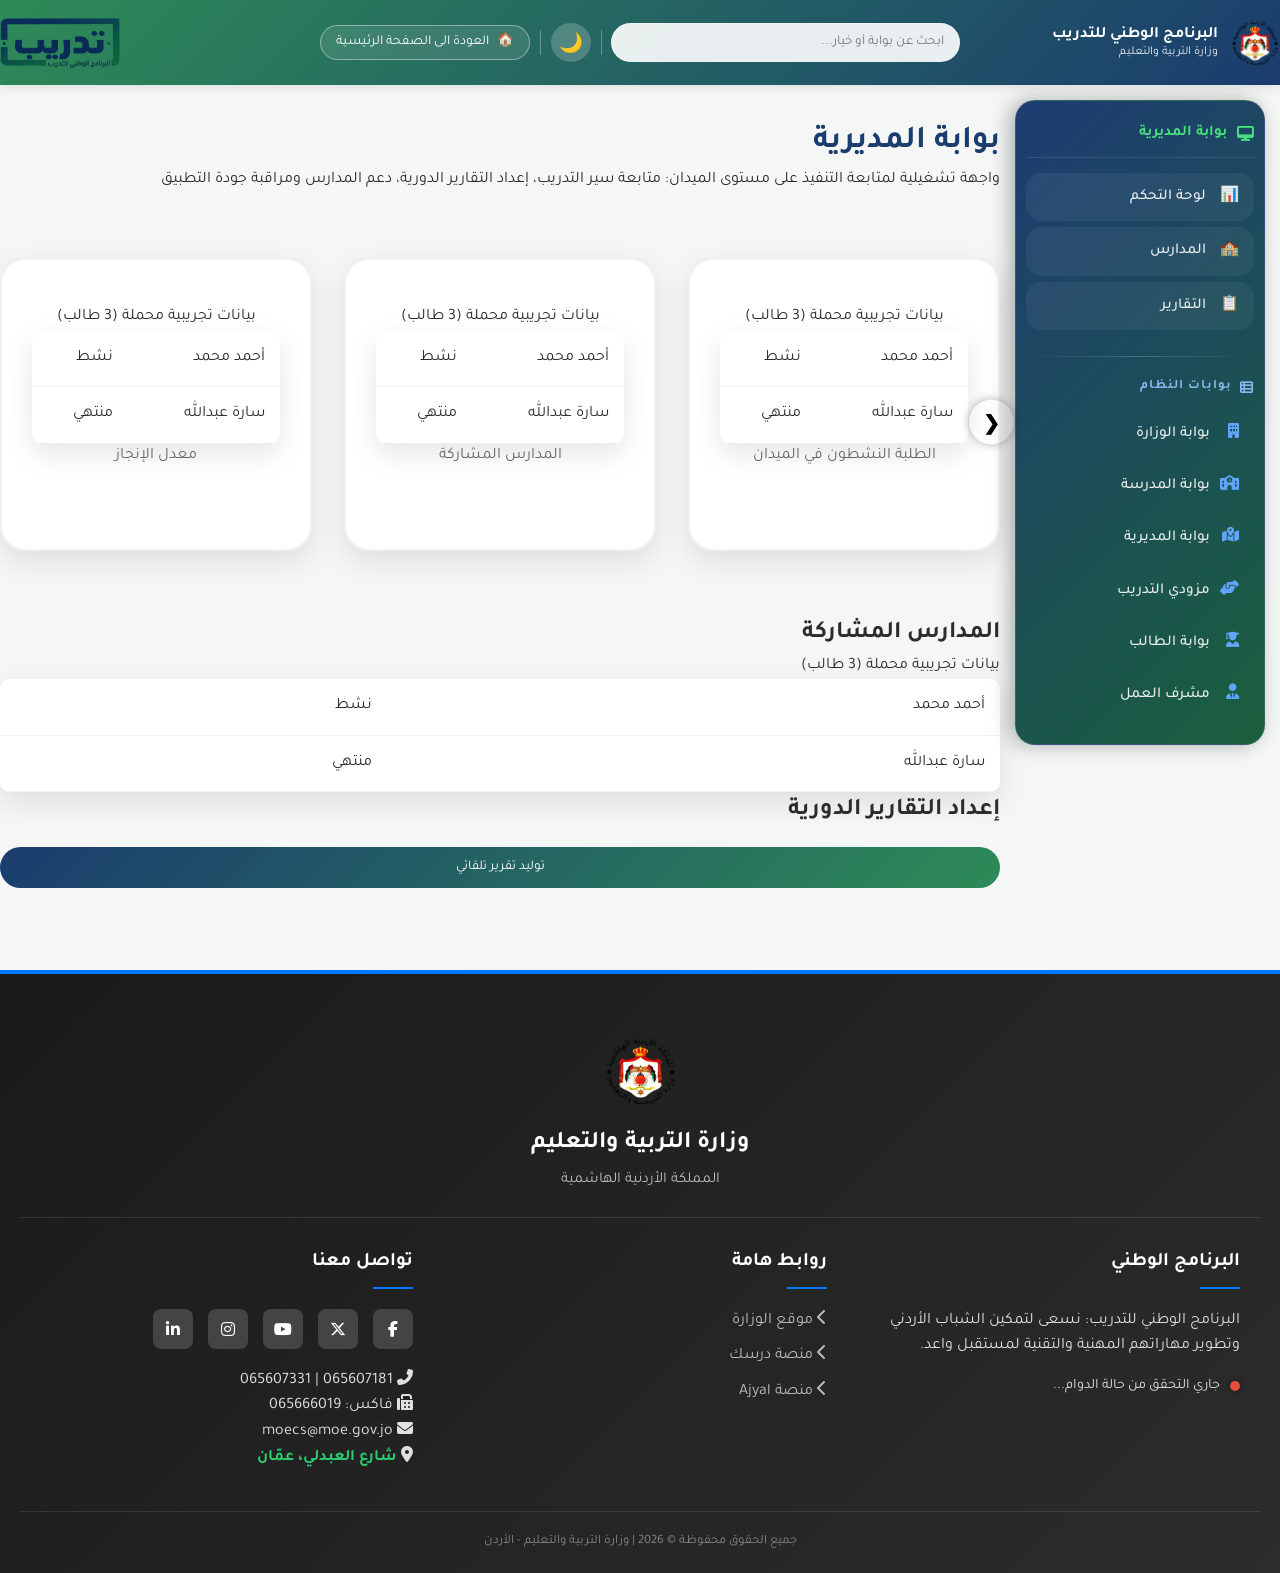
<file: directorate.html>
<!DOCTYPE html>
<html lang="ar" dir="rtl">
<head>
  <meta charset="UTF-8">
  <meta name="viewport" content="width=device-width, initial-scale=1.0">
  <title>بوابة المديرية - البرنامج الوطني للتدريب</title>
  <link rel="icon" type="image/png" sizes="32x32" href="website icon.png">
<link rel="icon" type="image/png" sizes="16x16" href="website icon.png">
<link rel="apple-touch-icon" href="website icon.png">
  <link rel="stylesheet" href="style.css">
  <script src="script.js"></script>
</head>
<body class="portal-page">
  <header>
    <nav class="container" style="display: flex; justify-content: space-between; align-items: center; padding: 10px 0px;">
    
    <div class="logo-section" style="display: flex; align-items: center; gap: 12px; flex: 1; min-width: fit-content;">
      <img src="logo.png" alt="شعار وزارة التربية والتعليم" class="main-logo" style="height: 50px; width: auto;">
      <div class="logo-text-group" style="display: flex; flex-direction: column; line-height: 1.2;">
        <span style="font-size: 1rem; font-weight: 700; white-space: nowrap;">البرنامج الوطني للتدريب</span>
        <span style="font-size: 0.75rem; opacity: 0.9; white-space: nowrap;">وزارة التربية والتعليم</span>
      </div>
    </div>

    <div class="top-controls" style="flex: 2; display: flex; justify-content: center; align-items: center; gap: 0px; padding: 0 0px;">
      <div class="search-wrapper" style="width: 100%; max-width: 350px; position: relative;">
        <input type="text" id="mainSearch" placeholder="ابحث عن بوابة أو خيار..." autocomplete="off" 
               style="width: 100%; padding: 10px 15px; border-radius: 25px; border: 1px solid rgba(255,255,255,0.2); outline: none; background: rgba(255,255,255,0.9); color: #333;">
        <div id="searchSuggestions" class="suggestions-box"></div>
      </div>
      <div style="width: 1px; height: 25px; background: rgba(255, 255, 255, 0.3); margin: 0 10px;"></div>
      <button id="themeToggle" class="theme-btn" style="background: rgba(255,255,255,0.2); border: none; padding: 8px; border-radius: 50%; cursor: pointer; font-size: 1.2rem;">🌙</button>
      <div style="width: 1px; height: 25px; background: rgba(255, 255, 255, 0.3); margin: 0 10px;"></div>

<a href="index.html" class="home-btn-glow" style="
    color: white; 
    text-decoration: none; 
    font-size: 0.85rem; 
    background: rgba(255, 255, 255, 0.1); 
    padding: 6px 15px; 
    border-radius: 20px; 
    border: 1px solid rgba(255, 255, 255, 0.4); 
    transition: all 0.3s ease; 
    display: flex; 
    align-items: center; 
    gap: 8px; 
    white-space: nowrap;
    box-shadow: 0 0 0px rgba(255, 255, 255, 0);
" onmouseover="this.style.background='rgba(255,255,255,0.2)'; this.style.boxShadow='0 0 15px rgba(255,255,255,0.6)'; this.style.borderColor='white';" 
  onmouseout="this.style.background='rgba(255,255,255,0.1)'; this.style.boxShadow='0 0 0px rgba(255,255,255,0)'; this.style.borderColor='rgba(255,255,255,0.4)';">
  <span>🏠</span> العودة الى الصفحة الرئيسية
</a>
    </div>

    <div class="left-logo-section" style="flex: 1; display: flex; justify-content: flex-end; min-width: fit-content;">
      <img src="logo2.png" alt="شعار البرنامج" style="height: 50px; width: auto;">
    </div>

  </nav>
  </header>
      <div class="sidebar" style="background: linear-gradient(135deg, #1e3c72 0%, #1a5f3d 100%); padding: 25px 20px; border-radius: 15px 0 0 15px; box-shadow: -5px 0 20px rgba(0,0,0,0.3); width: 280px; font-family: 'Tajawal', sans-serif; color: white; border-left: 1px solid rgba(255,255,255,0.1);">
    <h3 style="color: #4ade80; font-size: 15px; margin: 0 0 15px 0; display: flex; align-items: center; gap: 10px; padding-bottom: 12px; border-bottom: 1px solid rgba(255,255,255,0.1);">
        <i class="fas fa-desktop"></i> بوابة المديرية
    </h3>
    
    <ul style="list-style:none; padding:0; margin:0 0 25px 0;">
        <li><a href="#dashboard" class="side-link-dark" style="color:#e0e7ff; text-decoration:none; display:flex; align-items:center; padding:12px; border-radius:10px; transition:0.3s; margin-bottom:6px; background: rgba(255,255,255,0.05);">
            <span style="margin-left: 10px;">📊</span> لوحة التحكم
        </a></li>
        <li><a href="#schools" class="side-link-dark" style="color:#e0e7ff; text-decoration:none; display:flex; align-items:center; padding:12px; border-radius:10px; transition:0.3s; margin-bottom:6px; background: rgba(255,255,255,0.05);">
            <span style="margin-left: 10px;">🏫</span> المدارس
        </a></li>
        <li><a href="#reports" class="side-link-dark" style="color:#e0e7ff; text-decoration:none; display:flex; align-items:center; padding:12px; border-radius:10px; transition:0.3s; margin-bottom:6px; background: rgba(255,255,255,0.05);">
            <span style="margin-left: 10px;">📋</span> التقارير
        </a></li>
    </ul>

    <div style="height: 1px; background: linear-gradient(to left, transparent, rgba(255,255,255,0.2), transparent); margin: 20px 0;"></div>

    <h3 style="color: #93c5fd; font-size: 13px; text-transform: uppercase; letter-spacing: 1px; margin: 0 0 12px 0; display: flex; align-items: center; gap: 8px; opacity: 0.9;">
        <i class="fas fa-th-list"></i> بوابات النظام
    </h3>

    <ul style="list-style:none; padding:0;">
        <li><a href="ministry.html" class="nav-item-dark" style="color:#cbd5e1; text-decoration:none; display:flex; align-items:center; padding:10px 12px; border-radius:8px; transition:0.2s; font-size: 0.95em; margin-bottom: 4px;">
            <i class="fas fa-building" style="width: 25px; color: #60a5fa;"></i> بوابة الوزارة
        </a></li>
        <li><a href="school.html" class="nav-item-dark" style="color:#cbd5e1; text-decoration:none; display:flex; align-items:center; padding:10px 12px; border-radius:8px; transition:0.2s; font-size: 0.95em; margin-bottom: 4px;">
            <i class="fas fa-school" style="width: 25px; color: #60a5fa;"></i> بوابة المدرسة
        </a></li>
        <li><a href="directorate.html" class="nav-item-dark" style="color:#cbd5e1; text-decoration:none; display:flex; align-items:center; padding:10px 12px; border-radius:8px; transition:0.2s; font-size: 0.95em; margin-bottom: 4px;">
            <i class="fas fa-map-marked-alt" style="width: 25px; color: #60a5fa;"></i> بوابة المديرية
        </a></li>
        <li><a href="provider.html" class="nav-item-dark" style="color:#cbd5e1; text-decoration:none; display:flex; align-items:center; padding:10px 12px; border-radius:8px; transition:0.2s; font-size: 0.95em; margin-bottom: 4px;">
            <i class="fas fa-hands-helping" style="width: 25px; color: #60a5fa;"></i> مزودي التدريب
        </a></li>
        <li><a href="student.html" class="nav-item-dark" style="color:#cbd5e1; text-decoration:none; display:flex; align-items:center; padding:10px 12px; border-radius:8px; transition:0.2s; font-size: 0.95em; margin-bottom: 4px;">
            <i class="fas fa-user-graduate" style="width: 25px; color: #60a5fa;"></i> بوابة الطالب
        </a></li>
        <li><a href="supervisor.html" class="nav-item-dark" style="color:#cbd5e1; text-decoration:none; display:flex; align-items:center; padding:10px 12px; border-radius:8px; transition:0.2s; font-size: 0.95em; margin-bottom: 4px;">
            <i class="fas fa-user-tie" style="width: 25px; color: #60a5fa;"></i> مشرف العمل
        </a></li>
    </ul>
    
</div>

<style>
    /* تأثيرات التفاعل مع الخلفية الغامقة */
    .side-link-dark:hover {
        background: rgba(255, 255, 255, 0.15) !important;
        color: #fff !important;
        transform: translateX(-5px);
        box-shadow: 5px 0 15px rgba(0,0,0,0.1);
    }
    .nav-item-dark:hover {
        background: rgba(255, 255, 255, 0.08) !important;
        color: #fff !important;
        padding-right: 18px !important;
    }
</style>

  <div style="margin-right:250px; padding:2rem 0;">
    <h1 style="color:#1A3C6E;">بوابة المديرية</h1>
    <p>واجهة تشغيلية لمتابعة التنفيذ على مستوى الميدان: متابعة سير التدريب، إعداد التقارير الدورية، دعم المدارس ومراقبة جودة التطبيق</p>

    <section id="dashboard">
      <div class="cards-grid">
        <div class="card">
          <div class="number loading-container" id="field-active">0</div>
          <p>الطلبة النشطون في الميدان</p>
        </div>
        <div class="card">
          <div class="number loading-container" id="field-schools">0</div>
          <p>المدارس المشاركة</p>
        </div>
        <div class="card">
          <div class="number loading-container" id="completion-rate">0%</div>
          <p>معدل الإنجاز</p>
        </div>
      </div>
    </section>

    <section id="schools">
      <h2>المدارس المشاركة</h2>
      <div class="loading-container">جاري تحميل البيانات...</div>
      <table class="table" id="schools-table" style="display:none;">
        <thead>
          <tr>
            <th>اسم المدرسة</th>
            <th>عدد الطلبة</th>
            <th>الحالة</th>
            <th>دعم</th>
          </tr>
        </thead>
        <tbody></tbody>
      </table>
    </section>

    <section id="reports">
      <h2>إعداد التقارير الدورية</h2>
      <button class="btn" onclick="generateReport()">توليد تقرير تلقائي</button>
      <div id="report-output" style="margin-top:2rem; background:white; padding:2rem; border-radius:10px; display:none;"></div>
    </section>
  </div>
</body>
</html>

<link rel="stylesheet" href="https://cdnjs.cloudflare.com/ajax/libs/font-awesome/6.4.2/css/all.min.css">

<footer class="main-footer">
    <div class="footer-top-logo" style="text-align: center; padding-bottom: 25px; border-bottom: 1px solid rgba(255,255,255,0.1); margin-bottom: 30px;">
        <img src="logo.png" alt="شعار الوزارة" style="height: 75px; margin-bottom: 5px;">
        <h2 style="color: white; margin: 0; font-size: 1.5rem;">وزارة التربية والتعليم</h2>
        <p style="color: #bbb; margin-top: 4px; font-size: 0.95rem;">المملكة الأردنية الهاشمية</p>
    </div>

    <div class="footer-container">
        <div class="footer-col about">
            <h3>البرنامج الوطني</h3>
            <p>البرنامج الوطني للتدريب: نسعى لتمكين الشباب الأردني وتطوير مهاراتهم المهنية والتقنية لمستقبل واعد.</p>
            <div class="footer-status">
                <span class="status-dot" id="status-dot"></span>
                <span id="office-status">جاري التحقق من حالة الدوام...</span>
            </div>
        </div>

        <div class="footer-col links">
            <h3>روابط هامة</h3>
            <ul class="quick-links">
                <li><a href="https://moe.gov.jo/ar" target="_blank"><i class="fas fa-chevron-left"></i> موقع الوزارة</a></li>
                <li><a href="https://darsak.gov.jo/" target="_blank"><i class="fas fa-chevron-left"></i> منصة درسك</a></li>
                <li><a href="https://ajyal.moe.gov.jo/emis/login.aspx" target="_blank"><i class="fas fa-chevron-left"></i> منصة Ajyal</a></li>
            </ul>
        </div>

        <div class="footer-col social">
            <h3>تواصل معنا</h3>
            <div class="social-links-container">
    <a href="https://www.facebook.com/edugovjo" target="_blank" class="social-btn facebook"><i class="fab fa-facebook-f"></i></a>
    <a href="https://x.com/edugovjo" target="_blank" class="social-btn twitter"><i class="fab fa-x-twitter"></i></a>
    <a href="https://www.youtube.com/channel/UCQGV9X6gOs4oBS59YB5OhHg" target="_blank" class="social-btn youtube"><i class="fab fa-youtube"></i></a>
    <a href="https://www.instagram.com/edugovjo/" target="_blank" class="social-btn instagram"><i class="fab fa-instagram"></i></a>
    <a href="https://jo.linkedin.com/company/edugovjo" target="_blank" class="social-btn linkedin"><i class="fab fa-linkedin-in"></i></a>
</div>
            <div class="contact-details">
                <p><i class="fas fa-phone-alt"></i> 065607181 | 065607331</p>
                <p><i class="fas fa-fax"></i> فاكس: 065666019</p>
                <p><i class="fas fa-envelope"></i> moecs@moe.gov.jo</p>
                <p>
    <i class="fas fa-map-marker-alt"></i> 
    <a href="https://maps.app.goo.gl/CuguANu5CD4JEB1B9" 
       target="_blank" 
       style="color: #2ecc71; text-decoration: none; font-weight: bold; transition: 0.3s;"
       onmouseover="this.style.color='#fff'; this.style.textDecoration='underline';" 
       onmouseout="this.style.color='#2ecc71'; this.style.textDecoration='none';">
       شارع العبدلي، عمّان
    </a>
</p>
            </div>
        </div>
    </div>

    <div class="footer-bottom" style="margin-top: 40px; border-top: 1px solid rgba(255,255,255,0.1); padding-top: 20px;">
        <p>جميع الحقوق محفوظة © 2026 | وزارة التربية والتعليم - الأردن</p>
    </div>
</footer>

<script>
    function updateWorkStatus() {
        const now = new Date();
        const day = now.getDay(); 
        const hour = now.getHours();
        const statusText = document.getElementById('office-status');
        const dot = document.getElementById('status-dot');
        
        if(day >= 0 && day <= 4 && hour >= 8 && hour < 15) {
            statusText.innerText = "الوزارة مفتوحة الآن (ساعات الدوام الرسمي)";
            dot.style.backgroundColor = "#2ecc71";
            dot.style.boxShadow = "0 0 10px #2ecc71";
        } else {
            statusText.innerText = "الوزارة مغلقة حالياً";
            dot.style.backgroundColor = "#e74c3c";
            dot.style.boxShadow = "0 0 10px #e74c3c";
        }
    }
</file>
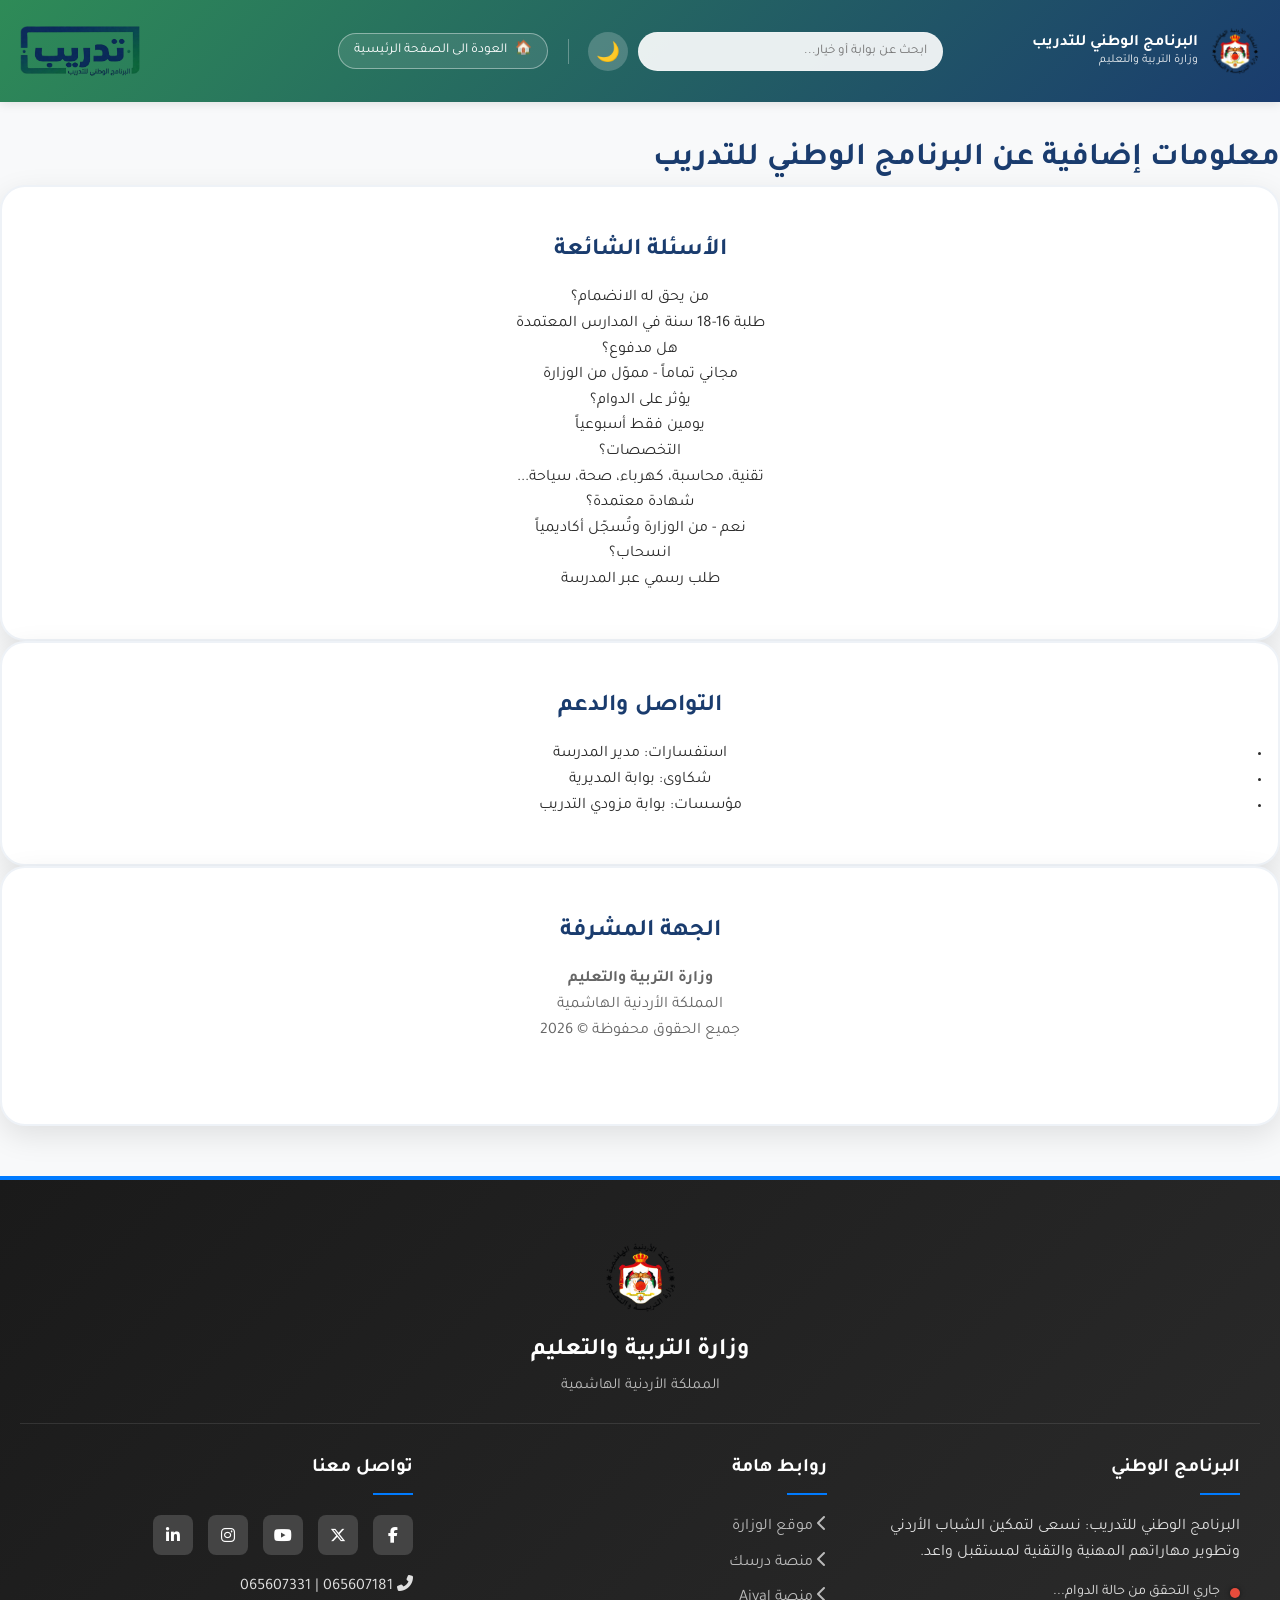
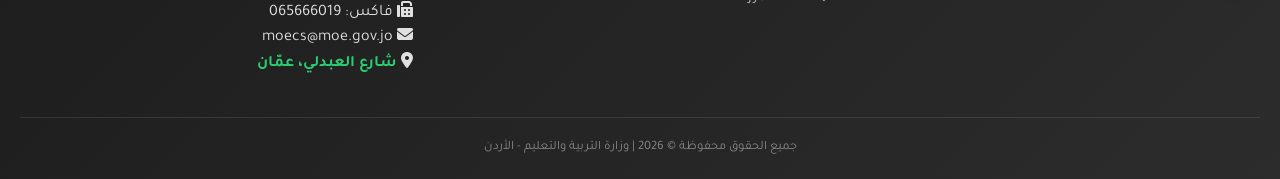
<file: extra-info.html>
<!DOCTYPE html>
<html lang="ar" dir="rtl">
<head>
  <meta charset="UTF-8">
  <meta name="viewport" content="width=device-width, initial-scale=1.0">
  <title>معلومات إضافية - البرنامج الوطني للتدريب</title>
  <link rel="icon" type="image/png" sizes="32x32" href="website icon.png">
<link rel="icon" type="image/png" sizes="16x16" href="website icon.png">
<link rel="apple-touch-icon" href="website icon.png">
  <link rel="stylesheet" href="style.css">
</head>
<body>
  <header>
    <nav class="container" style="display: flex; justify-content: space-between; align-items: center; padding: 10px 20px;">
    
    <div class="logo-section" style="display: flex; align-items: center; gap: 12px; flex: 1; min-width: fit-content;">
      <img src="logo.png" alt="شعار وزارة التربية والتعليم" class="main-logo" style="height: 50px; width: auto;">
      <div class="logo-text-group" style="display: flex; flex-direction: column; line-height: 1.2;">
        <span style="font-size: 1rem; font-weight: 700; white-space: nowrap;">البرنامج الوطني للتدريب</span>
        <span style="font-size: 0.75rem; opacity: 0.9; white-space: nowrap;">وزارة التربية والتعليم</span>
      </div>
    </div>

    <div class="top-controls" style="flex: 2; display: flex; justify-content: center; align-items: center; gap: 10px; padding: 0 15px;">
      <div class="search-wrapper" style="width: 100%; max-width: 350px; position: relative;">
        <input type="text" id="mainSearch" placeholder="ابحث عن بوابة أو خيار..." autocomplete="off" 
               style="width: 100%; padding: 10px 15px; border-radius: 25px; border: 1px solid rgba(255,255,255,0.2); outline: none; background: rgba(255,255,255,0.9); color: #333;">
        <div id="searchSuggestions" class="suggestions-box"></div>
      </div>
      <button id="themeToggle" class="theme-btn" style="background: rgba(255,255,255,0.2); border: none; padding: 8px; border-radius: 50%; cursor: pointer; font-size: 1.2rem;">🌙</button>
      <div style="width: 1px; height: 25px; background: rgba(255, 255, 255, 0.3); margin: 0 10px;"></div>

<a href="index.html" class="home-btn-glow" style="
    color: white; 
    text-decoration: none; 
    font-size: 0.85rem; 
    background: rgba(255, 255, 255, 0.1); 
    padding: 6px 15px; 
    border-radius: 20px; 
    border: 1px solid rgba(255, 255, 255, 0.4); 
    transition: all 0.3s ease; 
    display: flex; 
    align-items: center; 
    gap: 8px; 
    white-space: nowrap;
    box-shadow: 0 0 0px rgba(255, 255, 255, 0);
" onmouseover="this.style.background='rgba(255,255,255,0.2)'; this.style.boxShadow='0 0 15px rgba(255,255,255,0.6)'; this.style.borderColor='white';" 
  onmouseout="this.style.background='rgba(255,255,255,0.1)'; this.style.boxShadow='0 0 0px rgba(255,255,255,0)'; this.style.borderColor='rgba(255,255,255,0.4)';">
  <span>🏠</span> العودة الى الصفحة الرئيسية
</a>
    </div>

    <div class="left-logo-section" style="flex: 1; display: flex; justify-content: flex-end; min-width: fit-content;">
      <img src="logo2.png" alt="شعار البرنامج" style="height: 50px; width: auto;">
    </div>

  </nav>
  </header>

  <main class="container" style="width: 95% !important; max-width: 900px !important; margin: 2rem auto !important; display: block !important; overflow: visible !important; min-height: fit-content !important;">
    
  </main>
    <h1 style="color:#1A3C6E;">معلومات إضافية عن البرنامج الوطني للتدريب</h1>

    <section class="card">
      <h2>الأسئلة الشائعة</h2>
      <dl>
        <dt>من يحق له الانضمام؟</dt>
        <dd>طلبة 16-18 سنة في المدارس المعتمدة</dd>
        
        <dt>هل مدفوع؟</dt>
        <dd>مجاني تماماً - مموّل من الوزارة</dd>
        
        <dt>يؤثر على الدوام؟</dt>
        <dd>يومين فقط أسبوعياً</dd>
        
        <dt>التخصصات؟</dt>
        <dd>تقنية، محاسبة، كهرباء، صحة، سياحة...</dd>
        
        <dt>شهادة معتمدة؟</dt>
        <dd>نعم - من الوزارة وتُسجّل أكاديمياً</dd>
        
        <dt>انسحاب؟</dt>
        <dd>طلب رسمي عبر المدرسة</dd>
      </dl>
    </section>

    <section class="card">
      <h2>التواصل والدعم</h2>
      <ul>
        <li>استفسارات: مدير المدرسة</li>
        <li>شكاوى: بوابة المديرية</li>
        <li>مؤسسات: بوابة مزودي التدريب</li>
      </ul>
    </section>

    <section class="card">
      <h2>الجهة المشرفة</h2>
      <p><strong>وزارة التربية والتعليم</strong><br>
      المملكة الأردنية الهاشمية<br>
      جميع الحقوق محفوظة © 2026</p>
    </section>

    <div style="text-align:center;">
    </div>
 </div>
<script src="script.js"></script>
</body>
</html>

<link rel="stylesheet" href="https://cdnjs.cloudflare.com/ajax/libs/font-awesome/6.4.2/css/all.min.css">

<footer class="main-footer">
    <div class="footer-top-logo" style="text-align: center; padding-bottom: 25px; border-bottom: 1px solid rgba(255,255,255,0.1); margin-bottom: 30px;">
        <img src="logo.png" alt="شعار الوزارة" style="height: 75px; margin-bottom: 5px;">
        <h2 style="color: white; margin: 0; font-size: 1.5rem;">وزارة التربية والتعليم</h2>
        <p style="color: #bbb; margin-top: 4px; font-size: 0.95rem;">المملكة الأردنية الهاشمية</p>
    </div>

    <div class="footer-container">
        <div class="footer-col about">
            <h3>البرنامج الوطني</h3>
            <p>البرنامج الوطني للتدريب: نسعى لتمكين الشباب الأردني وتطوير مهاراتهم المهنية والتقنية لمستقبل واعد.</p>
            <div class="footer-status">
                <span class="status-dot" id="status-dot"></span>
                <span id="office-status">جاري التحقق من حالة الدوام...</span>
            </div>
        </div>

        <div class="footer-col links">
            <h3>روابط هامة</h3>
            <ul class="quick-links">
                <li><a href="https://moe.gov.jo/ar" target="_blank"><i class="fas fa-chevron-left"></i> موقع الوزارة</a></li>
                <li><a href="https://darsak.gov.jo/" target="_blank"><i class="fas fa-chevron-left"></i> منصة درسك</a></li>
                <li><a href="https://ajyal.moe.gov.jo/emis/login.aspx" target="_blank"><i class="fas fa-chevron-left"></i> منصة Ajyal</a></li>
            </ul>
        </div>

        <div class="footer-col social">
            <h3>تواصل معنا</h3>
            <div class="social-links-container">
    <a href="https://www.facebook.com/edugovjo" target="_blank" class="social-btn facebook"><i class="fab fa-facebook-f"></i></a>
    <a href="https://x.com/edugovjo" target="_blank" class="social-btn twitter"><i class="fab fa-x-twitter"></i></a>
    <a href="https://www.youtube.com/channel/UCQGV9X6gOs4oBS59YB5OhHg" target="_blank" class="social-btn youtube"><i class="fab fa-youtube"></i></a>
    <a href="https://www.instagram.com/edugovjo/" target="_blank" class="social-btn instagram"><i class="fab fa-instagram"></i></a>
    <a href="https://jo.linkedin.com/company/edugovjo" target="_blank" class="social-btn linkedin"><i class="fab fa-linkedin-in"></i></a>
</div>
            <div class="contact-details">
                <p><i class="fas fa-phone-alt"></i> 065607181 | 065607331</p>
                <p><i class="fas fa-fax"></i> فاكس: 065666019</p>
                <p><i class="fas fa-envelope"></i> moecs@moe.gov.jo</p>
                <p>
    <i class="fas fa-map-marker-alt"></i> 
    <a href="https://maps.app.goo.gl/CuguANu5CD4JEB1B9" 
       target="_blank" 
       style="color: #2ecc71; text-decoration: none; font-weight: bold; transition: 0.3s;"
       onmouseover="this.style.color='#fff'; this.style.textDecoration='underline';" 
       onmouseout="this.style.color='#2ecc71'; this.style.textDecoration='none';">
       شارع العبدلي، عمّان
    </a>
</p>
            </div>
        </div>
    </div>

    <div class="footer-bottom" style="margin-top: 40px; border-top: 1px solid rgba(255,255,255,0.1); padding-top: 20px;">
        <p>جميع الحقوق محفوظة © 2026 | وزارة التربية والتعليم - الأردن</p>
    </div>
</footer>

<script>
    function updateWorkStatus() {
        const now = new Date();
        const day = now.getDay(); 
        const hour = now.getHours();
        const statusText = document.getElementById('office-status');
        const dot = document.getElementById('status-dot');
        
        if(day >= 0 && day <= 4 && hour >= 8 && hour < 15) {
            statusText.innerText = "الوزارة مفتوحة الآن (ساعات الدوام الرسمي)";
            dot.style.backgroundColor = "#2ecc71";
            dot.style.boxShadow = "0 0 10px #2ecc71";
        } else {
            statusText.innerText = "الوزارة مغلقة حالياً";
            dot.style.backgroundColor = "#e74c3c";
            dot.style.boxShadow = "0 0 10px #e74c3c";
        }
    }
</file>
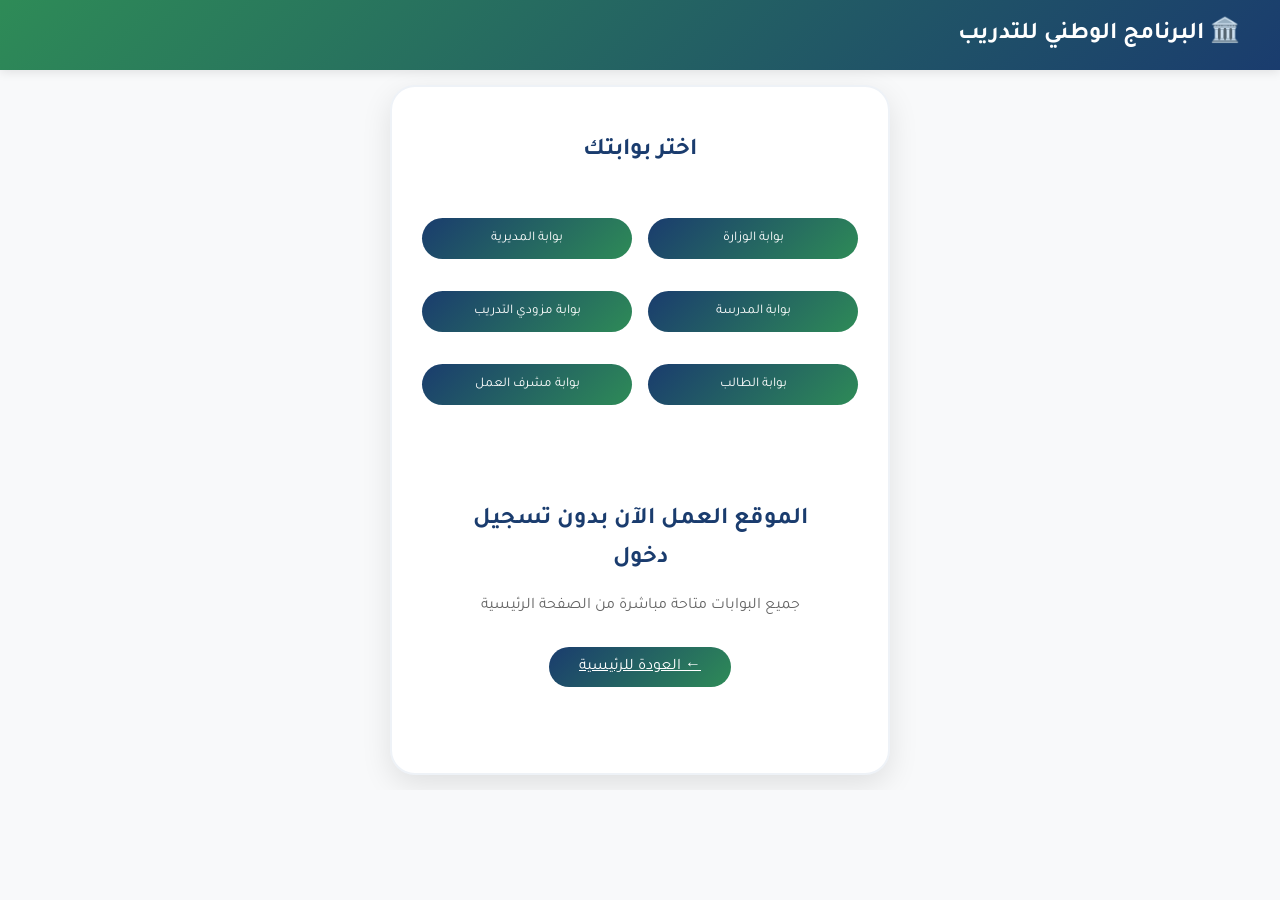
<file: login.html>
<!DOCTYPE html>
<html lang="ar" dir="rtl">
<head>
  <meta charset="UTF-8">
  <meta name="viewport" content="width=device-width, initial-scale=1.0">

  <title>تسجيل الدخول - البرنامج الوطني للتدريب</title>
  <link rel="stylesheet" href="style.css">
  <script type="module" src="script.js" defer></script>
</head>
<body>
  <header>
    <nav class="container">
      <div class="logo">🏛️ البرنامج الوطني للتدريب</div>
    </nav>
  </header>

  <main class="container" style="min-height:80vh; display:flex; align-items:center; justify-content:center;">
    <div class="card" style="max-width:500px; width:100%;">
      <h2 style="text-align:center; margin-bottom:2rem; color:#1A3C6E;">اختر بوابتك</h2>
      
      <div style="display:grid; grid-template-columns:repeat(auto-fit,minmax(200px,1fr)); gap:1rem; margin-bottom:3rem;">
        <button class="btn" onclick="selectPortal('ministry')">بوابة الوزارة</button>
        <button class="btn" onclick="selectPortal('directorate')">بوابة المديرية</button>
        <button class="btn" onclick="selectPortal('school')">بوابة المدرسة</button>
        <button class="btn" onclick="selectPortal('provider')">بوابة مزودي التدريب</button>
        <button class="btn" onclick="selectPortal('student')">بوابة الطالب</button>
        <button class="btn" onclick="selectPortal('supervisor')">بوابة مشرف العمل</button>
      </div>

      <div style="text-align:center; padding:3rem;">
        <h2 style="color:#1A3C6E;">الموقع العمل الآن بدون تسجيل دخول</h2>
        <p>جميع البوابات متاحة مباشرة من الصفحة الرئيسية</p>
        <a href="index.html" class="btn">← العودة للرئيسية</a>
      </div>
    </div>
  </main>
</body>

<script>
  let selectedPortal = '';

  function selectPortal(portal) {
    selectedPortal = portal + '.html';
    document.querySelectorAll('.btn').forEach(btn => btn.style.opacity = '0.5');
    event.target.style.opacity = '1';
    showToast(`تم اختيار ${portal}`, 'success');
  }

  document.getElementById('loginForm').onsubmit = async (e) => {
    e.preventDefault();
    const email = document.getElementById('login-email').value;
    const password = document.getElementById('login-password').value;
    // Call global login(email, password, selectedPortal)
    window.login(email, password, selectedPortal);
  };

  document.getElementById('otpForm').onsubmit = (e) => {
    e.preventDefault();
    // Call global submitOTP()
    window.submitOTP();
  };

  // Resend timer
  let resendTime = 60;
  const resendBtn = document.getElementById('resend-otp');
  const resendInterval = setInterval(() => {
    resendTime--;
    resendBtn.textContent = `إعادة إرسال (${resendTime}ث)`;
    if (resendTime <= 0) {
      clearInterval(resendInterval);
      resendBtn.disabled = false;
      resendBtn.style.opacity = '1';
      resendBtn.textContent = 'إعادة إرسال الكود';
    }
  }, 1000);
</script>
</html>
</file>
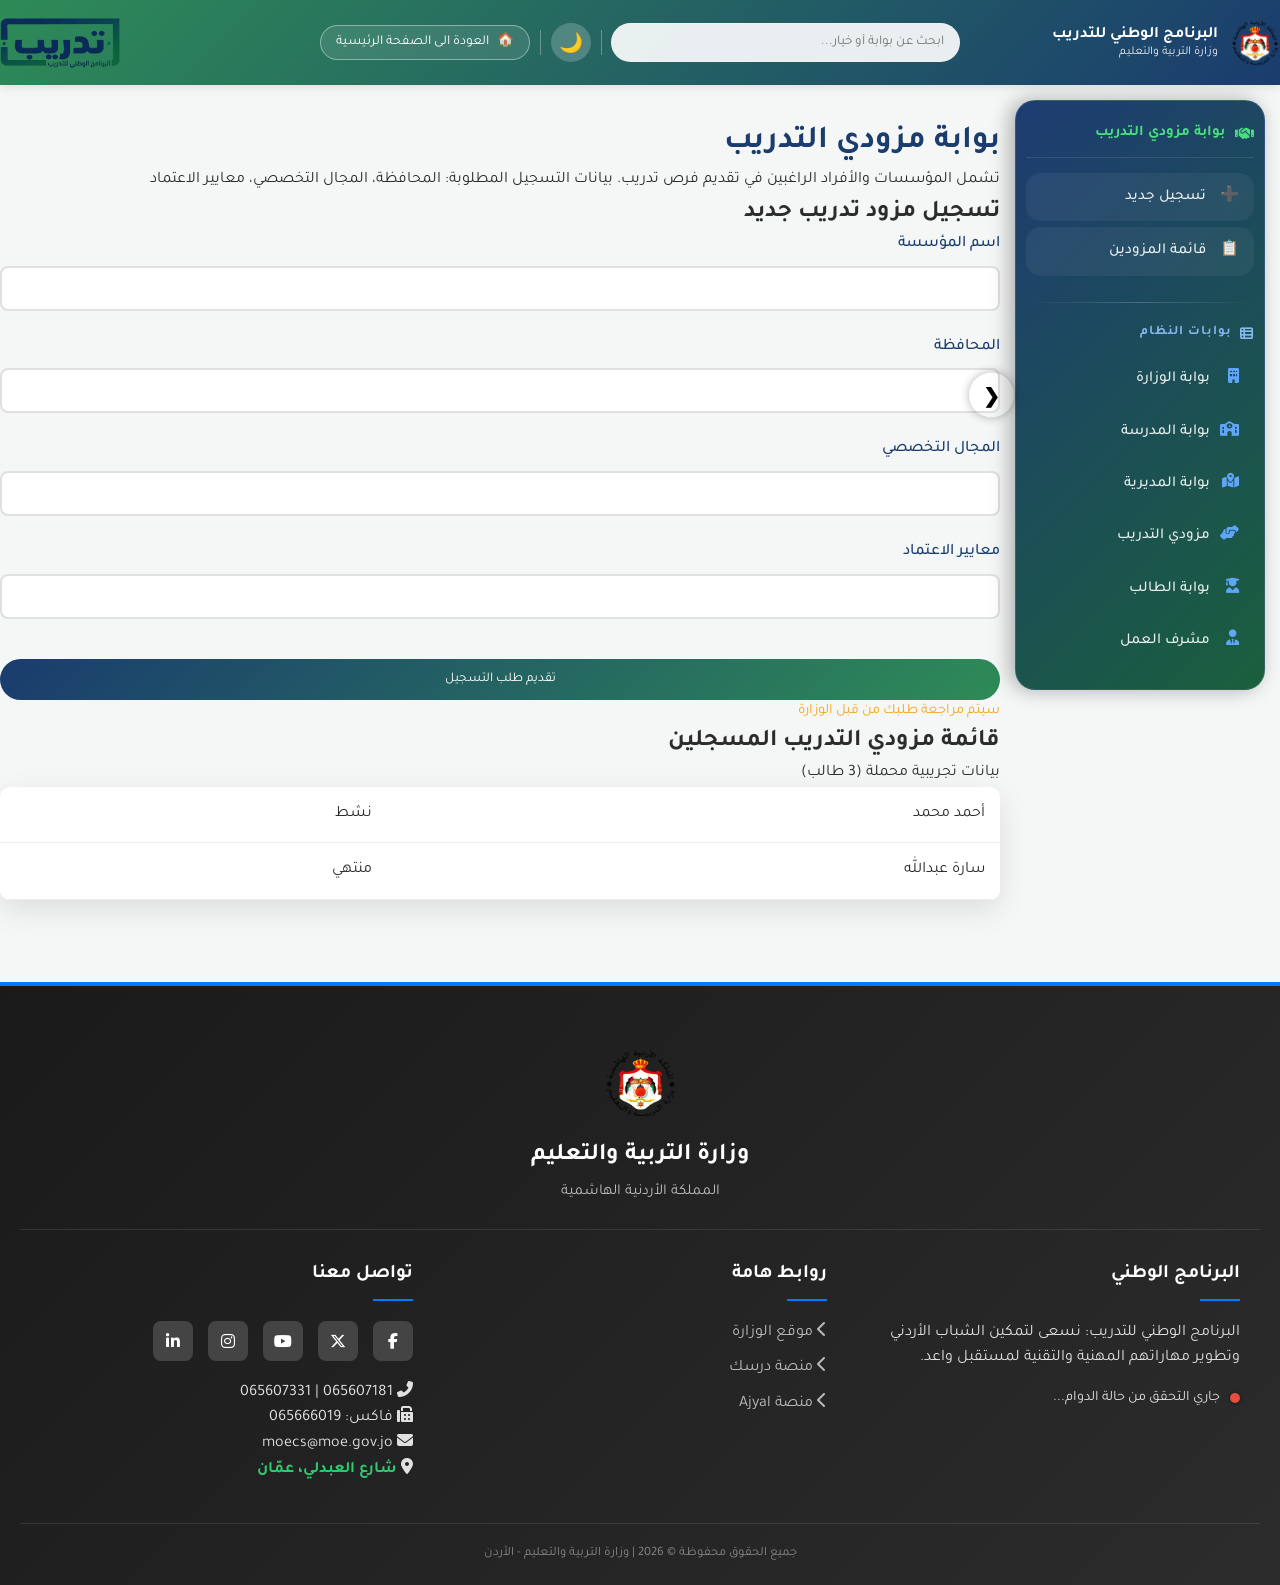
<file: provider.html>
<!DOCTYPE html>
<html lang="ar" dir="rtl">
<head>
  <meta charset="UTF-8">
  <meta name="viewport" content="width=device-width, initial-scale=1.0">
  <title>بوابة مزودي التدريب - البرنامج الوطني للتدريب</title>
  <link rel="icon" type="image/png" sizes="32x32" href="website icon.png">
<link rel="icon" type="image/png" sizes="16x16" href="website icon.png">
<link rel="apple-touch-icon" href="website icon.png">
  <link rel="stylesheet" href="style.css">
  <script src="script.js"></script>
</head>
<body class="portal-page">
  <header>
    <nav class="container" style="display: flex; justify-content: space-between; align-items: center; padding: 10px 0px;">
    
    <div class="logo-section" style="display: flex; align-items: center; gap: 12px; flex: 1; min-width: fit-content;">
      <img src="logo.png" alt="شعار وزارة التربية والتعليم" class="main-logo" style="height: 50px; width: auto;">
      <div class="logo-text-group" style="display: flex; flex-direction: column; line-height: 1.2;">
        <span style="font-size: 1rem; font-weight: 700; white-space: nowrap;">البرنامج الوطني للتدريب</span>
        <span style="font-size: 0.75rem; opacity: 0.9; white-space: nowrap;">وزارة التربية والتعليم</span>
      </div>
    </div>

    <div class="top-controls" style="flex: 2; display: flex; justify-content: center; align-items: center; gap: 0px; padding: 0 0px;">
      <div class="search-wrapper" style="width: 100%; max-width: 350px; position: relative;">
        <input type="text" id="mainSearch" placeholder="ابحث عن بوابة أو خيار..." autocomplete="off" 
               style="width: 100%; padding: 10px 15px; border-radius: 25px; border: 1px solid rgba(255,255,255,0.2); outline: none; background: rgba(255,255,255,0.9); color: #333;">
        <div id="searchSuggestions" class="suggestions-box"></div>
      </div>
      <div style="width: 1px; height: 25px; background: rgba(255, 255, 255, 0.3); margin: 0 10px;"></div>
      <button id="themeToggle" class="theme-btn" style="background: rgba(255,255,255,0.2); border: none; padding: 8px; border-radius: 50%; cursor: pointer; font-size: 1.2rem;">🌙</button>
      <div style="width: 1px; height: 25px; background: rgba(255, 255, 255, 0.3); margin: 0 10px;"></div>

<a href="index.html" class="home-btn-glow" style="
    color: white; 
    text-decoration: none; 
    font-size: 0.85rem; 
    background: rgba(255, 255, 255, 0.1); 
    padding: 6px 15px; 
    border-radius: 20px; 
    border: 1px solid rgba(255, 255, 255, 0.4); 
    transition: all 0.3s ease; 
    display: flex; 
    align-items: center; 
    gap: 8px; 
    white-space: nowrap;
    box-shadow: 0 0 0px rgba(255, 255, 255, 0);
" onmouseover="this.style.background='rgba(255,255,255,0.2)'; this.style.boxShadow='0 0 15px rgba(255,255,255,0.6)'; this.style.borderColor='white';" 
  onmouseout="this.style.background='rgba(255,255,255,0.1)'; this.style.boxShadow='0 0 0px rgba(255,255,255,0)'; this.style.borderColor='rgba(255,255,255,0.4)';">
  <span>🏠</span> العودة الى الصفحة الرئيسية
</a>
    </div>

    <div class="left-logo-section" style="flex: 1; display: flex; justify-content: flex-end; min-width: fit-content;">
      <img src="logo2.png" alt="شعار البرنامج" style="height: 50px; width: auto;">
    </div>

  </nav>
  </header>
  <div class="sidebar" style="background: linear-gradient(135deg, #1e3c72 0%, #1a5f3d 100%); padding: 25px 20px; border-radius: 15px 0 0 15px; box-shadow: -5px 0 20px rgba(0,0,0,0.3); width: 280px; font-family: 'Tajawal', sans-serif; color: white; border-left: 1px solid rgba(255,255,255,0.1);">
    
    <h3 style="color: #4ade80; font-size: 15px; margin: 0 0 15px 0; display: flex; align-items: center; gap: 10px; padding-bottom: 12px; border-bottom: 1px solid rgba(255,255,255,0.1);">
        <i class="fas fa-handshake"></i> بوابة مزودي التدريب
    </h3>
    
    <ul style="list-style:none; padding:0; margin:0 0 25px 0;">
        <li><a href="#register" class="side-link-dark" style="color:#e0e7ff; text-decoration:none; display:flex; align-items:center; padding:12px; border-radius:10px; transition:0.3s; margin-bottom:6px; background: rgba(255,255,255,0.05);">
            <span style="margin-left: 10px;">➕</span> تسجيل جديد
        </a></li>
        <li><a href="#providers-list" class="side-link-dark" style="color:#e0e7ff; text-decoration:none; display:flex; align-items:center; padding:12px; border-radius:10px; transition:0.3s; margin-bottom:6px; background: rgba(255,255,255,0.05);">
            <span style="margin-left: 10px;">📋</span> قائمة المزودين
        </a></li>
    </ul>

    <div style="height: 1px; background: linear-gradient(to left, transparent, rgba(255,255,255,0.2), transparent); margin: 20px 0;"></div>

    <h3 style="color: #93c5fd; font-size: 13px; text-transform: uppercase; letter-spacing: 1px; margin: 0 0 12px 0; display: flex; align-items: center; gap: 8px; opacity: 0.9;">
        <i class="fas fa-th-list"></i> بوابات النظام
    </h3>

    <ul style="list-style:none; padding:0;">
        <li><a href="ministry.html" class="nav-item-dark" style="color:#cbd5e1; text-decoration:none; display:flex; align-items:center; padding:10px 12px; border-radius:8px; transition:0.2s; font-size: 0.95em; margin-bottom: 4px;">
            <i class="fas fa-building" style="width: 25px; color: #60a5fa;"></i> بوابة الوزارة
        </a></li>
        <li><a href="school.html" class="nav-item-dark" style="color:#cbd5e1; text-decoration:none; display:flex; align-items:center; padding:10px 12px; border-radius:8px; transition:0.2s; font-size: 0.95em; margin-bottom: 4px;">
            <i class="fas fa-school" style="width: 25px; color: #60a5fa;"></i> بوابة المدرسة
        </a></li>
        <li><a href="directorate.html" class="nav-item-dark" style="color:#cbd5e1; text-decoration:none; display:flex; align-items:center; padding:10px 12px; border-radius:8px; transition:0.2s; font-size: 0.95em; margin-bottom: 4px;">
            <i class="fas fa-map-marked-alt" style="width: 25px; color: #60a5fa;"></i> بوابة المديرية
        </a></li>
        <li><a href="provider.html" class="nav-item-dark" style="color:#cbd5e1; text-decoration:none; display:flex; align-items:center; padding:10px 12px; border-radius:8px; transition:0.2s; font-size: 0.95em; margin-bottom: 4px;">
            <i class="fas fa-hands-helping" style="width: 25px; color: #60a5fa;"></i> مزودي التدريب
        </a></li>
        <li><a href="student.html" class="nav-item-dark" style="color:#cbd5e1; text-decoration:none; display:flex; align-items:center; padding:10px 12px; border-radius:8px; transition:0.2s; font-size: 0.95em; margin-bottom: 4px;">
            <i class="fas fa-user-graduate" style="width: 25px; color: #60a5fa;"></i> بوابة الطالب
        </a></li>
        <li><a href="supervisor.html" class="nav-item-dark" style="color:#cbd5e1; text-decoration:none; display:flex; align-items:center; padding:10px 12px; border-radius:8px; transition:0.2s; font-size: 0.95em; margin-bottom: 4px;">
            <i class="fas fa-user-tie" style="width: 25px; color: #60a5fa;"></i> مشرف العمل
        </a></li>
    </ul>
</div>

<style>
    /* تأثيرات التفاعل الموحدة */
    .side-link-dark:hover {
        background: rgba(255, 255, 255, 0.15) !important;
        color: #fff !important;
        transform: translateX(-5px);
        box-shadow: 5px 0 15px rgba(0,0,0,0.1);
    }
    .nav-item-dark:hover {
        background: rgba(255, 255, 255, 0.08) !important;
        color: #fff !important;
        padding-right: 18px !important;
    }
</style>

  <div style="margin-right:250px; padding:2rem 0;">
    <h1 style="color:#1A3C6E;">بوابة مزودي التدريب</h1>
    <p>تشمل المؤسسات والأفراد الراغبين في تقديم فرص تدريب. بيانات التسجيل المطلوبة: المحافظة، المجال التخصصي، معايير الاعتماد</p>

    <!-- Register Form -->
    <section id="register">
      <h2>تسجيل مزود تدريب جديد</h2>
      <form id="providerForm">
        <div class="form-group">
          <label>اسم المؤسسة</label>
          <input type="text" name="name" required>
        </div>
        <div class="form-group">
          <label>المحافظة</label>
          <input type="text" name="governorate" required>
        </div>
        <div class="form-group">
          <label>المجال التخصصي</label>
          <input type="text" name="specialization" required>
        </div>
        <div class="form-group">
          <label>معايير الاعتماد</label>
          <input type="text" name="accreditationCriteria" required>
        </div>
        <button type="submit" class="btn">تقديم طلب التسجيل</button>
        <p style="color:#F4A623; font-size:0.9rem;">سيتم مراجعة طلبك من قبل الوزارة</p>
      </form>
    </section>

    <!-- Providers List -->
    <section id="providers-list">
      <h2>قائمة مزودي التدريب المسجلين</h2>
      <div class="loading-container">جاري تحميل القائمة...</div>
      <table class="table" id="provider-list-table" style="display:none;">
        <thead>
          <tr>
            <th>الاسم</th>
            <th>التخصص</th>
            <th>المحافظة</th>
            <th>حالة الاعتماد</th>
            <th>إجراءات</th>
          </tr>
        </thead>
        <tbody></tbody>
      </table>
    </section>
  </div>
</body>
</html>

<link rel="stylesheet" href="https://cdnjs.cloudflare.com/ajax/libs/font-awesome/6.4.2/css/all.min.css">

<footer class="main-footer">
    <div class="footer-top-logo" style="text-align: center; padding-bottom: 25px; border-bottom: 1px solid rgba(255,255,255,0.1); margin-bottom: 30px;">
        <img src="logo.png" alt="شعار الوزارة" style="height: 75px; margin-bottom: 5px;">
        <h2 style="color: white; margin: 0; font-size: 1.5rem;">وزارة التربية والتعليم</h2>
        <p style="color: #bbb; margin-top: 4px; font-size: 0.95rem;">المملكة الأردنية الهاشمية</p>
    </div>

    <div class="footer-container">
        <div class="footer-col about">
            <h3>البرنامج الوطني</h3>
            <p>البرنامج الوطني للتدريب: نسعى لتمكين الشباب الأردني وتطوير مهاراتهم المهنية والتقنية لمستقبل واعد.</p>
            <div class="footer-status">
                <span class="status-dot" id="status-dot"></span>
                <span id="office-status">جاري التحقق من حالة الدوام...</span>
            </div>
        </div>

        <div class="footer-col links">
            <h3>روابط هامة</h3>
            <ul class="quick-links">
                <li><a href="https://moe.gov.jo/ar" target="_blank"><i class="fas fa-chevron-left"></i> موقع الوزارة</a></li>
                <li><a href="https://darsak.gov.jo/" target="_blank"><i class="fas fa-chevron-left"></i> منصة درسك</a></li>
                <li><a href="https://ajyal.moe.gov.jo/emis/login.aspx" target="_blank"><i class="fas fa-chevron-left"></i> منصة Ajyal</a></li>
            </ul>
        </div>

        <div class="footer-col social">
            <h3>تواصل معنا</h3>
            <div class="social-links-container">
    <a href="https://www.facebook.com/edugovjo" target="_blank" class="social-btn facebook"><i class="fab fa-facebook-f"></i></a>
    <a href="https://x.com/edugovjo" target="_blank" class="social-btn twitter"><i class="fab fa-x-twitter"></i></a>
    <a href="https://www.youtube.com/channel/UCQGV9X6gOs4oBS59YB5OhHg" target="_blank" class="social-btn youtube"><i class="fab fa-youtube"></i></a>
    <a href="https://www.instagram.com/edugovjo/" target="_blank" class="social-btn instagram"><i class="fab fa-instagram"></i></a>
    <a href="https://jo.linkedin.com/company/edugovjo" target="_blank" class="social-btn linkedin"><i class="fab fa-linkedin-in"></i></a>
</div>
            <div class="contact-details">
                <p><i class="fas fa-phone-alt"></i> 065607181 | 065607331</p>
                <p><i class="fas fa-fax"></i> فاكس: 065666019</p>
                <p><i class="fas fa-envelope"></i> moecs@moe.gov.jo</p>
                <p>
    <i class="fas fa-map-marker-alt"></i> 
    <a href="https://maps.app.goo.gl/CuguANu5CD4JEB1B9" 
       target="_blank" 
       style="color: #2ecc71; text-decoration: none; font-weight: bold; transition: 0.3s;"
       onmouseover="this.style.color='#fff'; this.style.textDecoration='underline';" 
       onmouseout="this.style.color='#2ecc71'; this.style.textDecoration='none';">
       شارع العبدلي، عمّان
    </a>
</p>
            </div>
        </div>
    </div>

    <div class="footer-bottom" style="margin-top: 40px; border-top: 1px solid rgba(255,255,255,0.1); padding-top: 20px;">
        <p>جميع الحقوق محفوظة © 2026 | وزارة التربية والتعليم - الأردن</p>
    </div>
</footer>

<script>
    function updateWorkStatus() {
        const now = new Date();
        const day = now.getDay(); 
        const hour = now.getHours();
        const statusText = document.getElementById('office-status');
        const dot = document.getElementById('status-dot');
        
        if(day >= 0 && day <= 4 && hour >= 8 && hour < 15) {
            statusText.innerText = "الوزارة مفتوحة الآن (ساعات الدوام الرسمي)";
            dot.style.backgroundColor = "#2ecc71";
            dot.style.boxShadow = "0 0 10px #2ecc71";
        } else {
            statusText.innerText = "الوزارة مغلقة حالياً";
            dot.style.backgroundColor = "#e74c3c";
            dot.style.boxShadow = "0 0 10px #e74c3c";
        }
    }
</file>
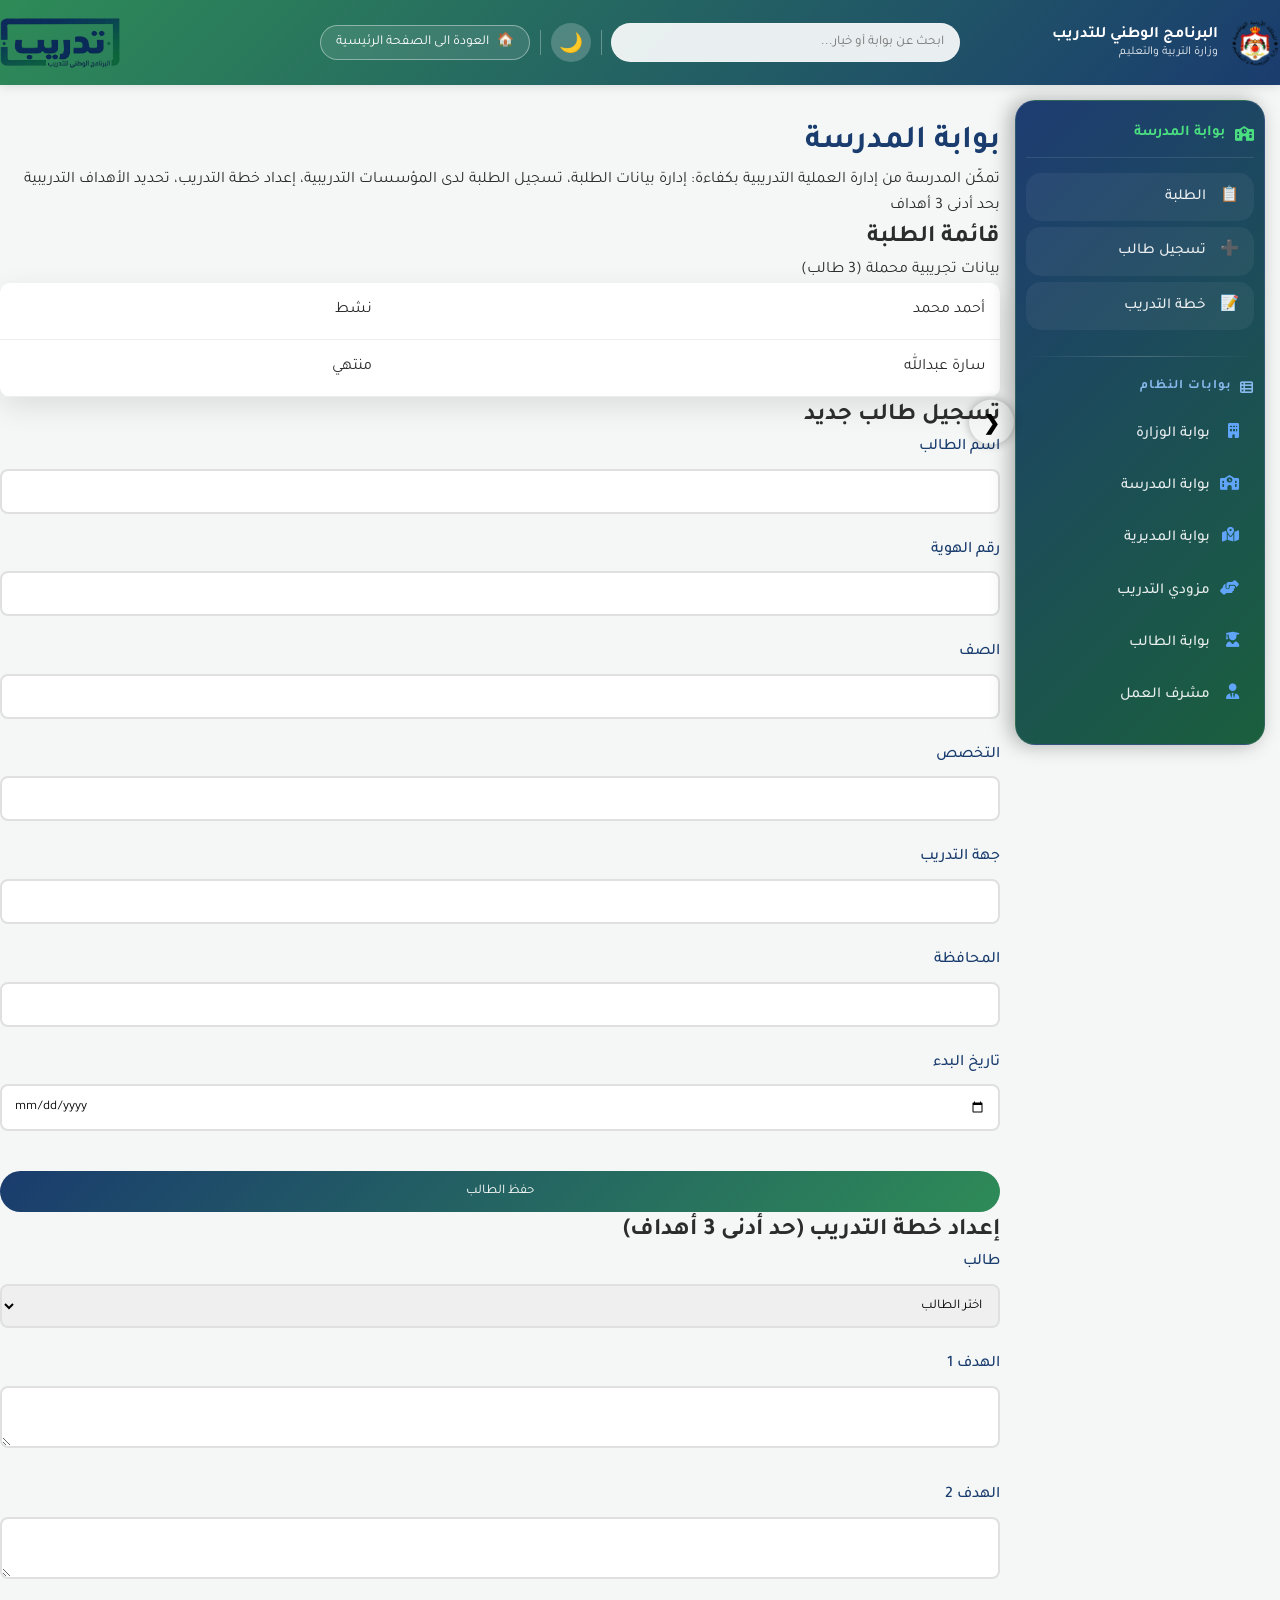
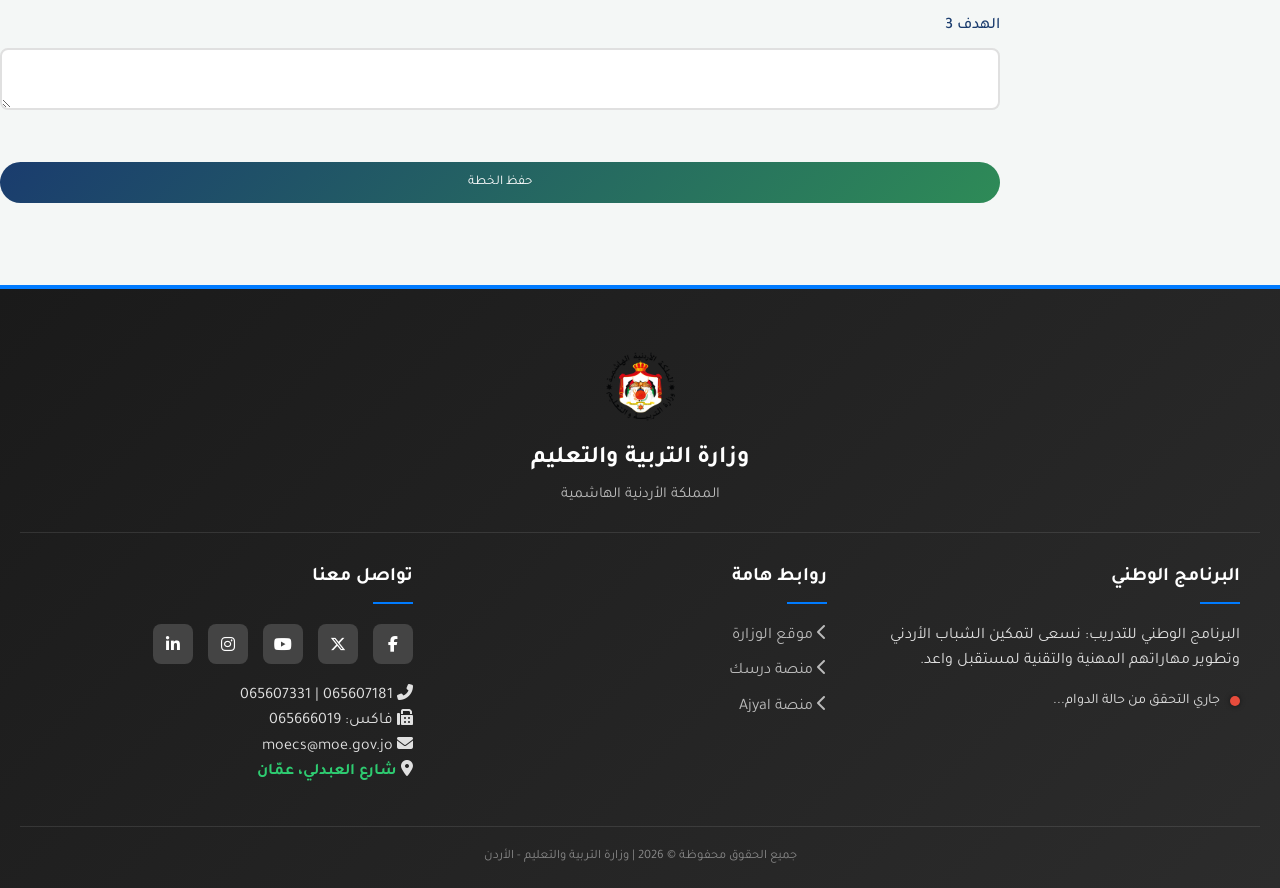
<file: school.html>
<!DOCTYPE html>
<html lang="ar" dir="rtl">
<head>
  <meta charset="UTF-8">
  <meta name="viewport" content="width=device-width, initial-scale=1.0">
  <title>بوابة المدرسة - البرنامج الوطني للتدريب</title>
  <link rel="icon" type="image/png" sizes="32x32" href="website icon.png">
<link rel="icon" type="image/png" sizes="16x16" href="website icon.png">
<link rel="apple-touch-icon" href="website icon.png">
  <link rel="stylesheet" href="style.css">
  <script src="script.js"></script>
</head>
<body class="portal-page">
  <header>
    <nav class="container" style="display: flex; justify-content: space-between; align-items: center; padding: 10px 0px;">
    
    <div class="logo-section" style="display: flex; align-items: center; gap: 12px; flex: 1; min-width: fit-content;">
      <img src="logo.png" alt="شعار وزارة التربية والتعليم" class="main-logo" style="height: 50px; width: auto;">
      <div class="logo-text-group" style="display: flex; flex-direction: column; line-height: 1.2;">
        <span style="font-size: 1rem; font-weight: 700; white-space: nowrap;">البرنامج الوطني للتدريب</span>
        <span style="font-size: 0.75rem; opacity: 0.9; white-space: nowrap;">وزارة التربية والتعليم</span>
      </div>
    </div>

    <div class="top-controls" style="flex: 2; display: flex; justify-content: center; align-items: center; gap: 0px; padding: 0 0px;">
      <div class="search-wrapper" style="width: 100%; max-width: 350px; position: relative;">
        <input type="text" id="mainSearch" placeholder="ابحث عن بوابة أو خيار..." autocomplete="off" 
               style="width: 100%; padding: 10px 15px; border-radius: 25px; border: 1px solid rgba(255,255,255,0.2); outline: none; background: rgba(255,255,255,0.9); color: #333;">
        <div id="searchSuggestions" class="suggestions-box"></div>
      </div>
      <div style="width: 1px; height: 25px; background: rgba(255, 255, 255, 0.3); margin: 0 10px;"></div>
      <button id="themeToggle" class="theme-btn" style="background: rgba(255,255,255,0.2); border: none; padding: 8px; border-radius: 50%; cursor: pointer; font-size: 1.2rem;">🌙</button>
      <div style="width: 1px; height: 25px; background: rgba(255, 255, 255, 0.3); margin: 0 10px;"></div>

<a href="index.html" class="home-btn-glow" style="
    color: white; 
    text-decoration: none; 
    font-size: 0.85rem; 
    background: rgba(255, 255, 255, 0.1); 
    padding: 6px 15px; 
    border-radius: 20px; 
    border: 1px solid rgba(255, 255, 255, 0.4); 
    transition: all 0.3s ease; 
    display: flex; 
    align-items: center; 
    gap: 8px; 
    white-space: nowrap;
    box-shadow: 0 0 0px rgba(255, 255, 255, 0);
" onmouseover="this.style.background='rgba(255,255,255,0.2)'; this.style.boxShadow='0 0 15px rgba(255,255,255,0.6)'; this.style.borderColor='white';" 
  onmouseout="this.style.background='rgba(255,255,255,0.1)'; this.style.boxShadow='0 0 0px rgba(255,255,255,0)'; this.style.borderColor='rgba(255,255,255,0.4)';">
  <span>🏠</span> العودة الى الصفحة الرئيسية
</a>
    </div>

    <div class="left-logo-section" style="flex: 1; display: flex; justify-content: flex-end; min-width: fit-content;">
      <img src="logo2.png" alt="شعار البرنامج" style="height: 50px; width: auto;">
    </div>

  </nav>
  </header>
  <div class="sidebar" style="background: linear-gradient(135deg, #1e3c72 0%, #1a5f3d 100%); padding: 25px 20px; border-radius: 15px 0 0 15px; box-shadow: -5px 0 20px rgba(0,0,0,0.3); width: 280px; font-family: 'Tajawal', sans-serif; color: white; border-left: 1px solid rgba(255,255,255,0.1);">
    
    <h3 style="color: #4ade80; font-size: 15px; margin: 0 0 15px 0; display: flex; align-items: center; gap: 10px; padding-bottom: 12px; border-bottom: 1px solid rgba(255,255,255,0.1);">
        <i class="fas fa-school"></i> بوابة المدرسة
    </h3>
    
    <ul style="list-style:none; padding:0; margin:0 0 25px 0;">
        <li><a href="#students" class="side-link-dark" style="color:#e0e7ff; text-decoration:none; display:flex; align-items:center; padding:12px; border-radius:10px; transition:0.3s; margin-bottom:6px; background: rgba(255,255,255,0.05);">
            <span style="margin-left: 10px;">📋</span> الطلبة
        </a></li>
        <li><a href="#register" class="side-link-dark" style="color:#e0e7ff; text-decoration:none; display:flex; align-items:center; padding:12px; border-radius:10px; transition:0.3s; margin-bottom:6px; background: rgba(255,255,255,0.05);">
            <span style="margin-left: 10px;">➕</span> تسجيل طالب
        </a></li>
        <li><a href="#training-plan" class="side-link-dark" style="color:#e0e7ff; text-decoration:none; display:flex; align-items:center; padding:12px; border-radius:10px; transition:0.3s; margin-bottom:6px; background: rgba(255,255,255,0.05);">
            <span style="margin-left: 10px;">📝</span> خطة التدريب
        </a></li>
    </ul>

    <div style="height: 1px; background: linear-gradient(to left, transparent, rgba(255,255,255,0.2), transparent); margin: 20px 0;"></div>

    <h3 style="color: #93c5fd; font-size: 13px; text-transform: uppercase; letter-spacing: 1px; margin: 0 0 12px 0; display: flex; align-items: center; gap: 8px; opacity: 0.9;">
        <i class="fas fa-th-list"></i> بوابات النظام
    </h3>

    <ul style="list-style:none; padding:0;">
        <li><a href="ministry.html" class="nav-item-dark" style="color:#cbd5e1; text-decoration:none; display:flex; align-items:center; padding:10px 12px; border-radius:8px; transition:0.2s; font-size: 0.95em; margin-bottom: 4px;">
            <i class="fas fa-building" style="width: 25px; color: #60a5fa;"></i> بوابة الوزارة
        </a></li>
        <li><a href="school.html" class="nav-item-dark" style="color:#cbd5e1; text-decoration:none; display:flex; align-items:center; padding:10px 12px; border-radius:8px; transition:0.2s; font-size: 0.95em; margin-bottom: 4px;">
            <i class="fas fa-school" style="width: 25px; color: #60a5fa;"></i> بوابة المدرسة
        </a></li>
        <li><a href="directorate.html" class="nav-item-dark" style="color:#cbd5e1; text-decoration:none; display:flex; align-items:center; padding:10px 12px; border-radius:8px; transition:0.2s; font-size: 0.95em; margin-bottom: 4px;">
            <i class="fas fa-map-marked-alt" style="width: 25px; color: #60a5fa;"></i> بوابة المديرية
        </a></li>
        <li><a href="provider.html" class="nav-item-dark" style="color:#cbd5e1; text-decoration:none; display:flex; align-items:center; padding:10px 12px; border-radius:8px; transition:0.2s; font-size: 0.95em; margin-bottom: 4px;">
            <i class="fas fa-hands-helping" style="width: 25px; color: #60a5fa;"></i> مزودي التدريب
        </a></li>
        <li><a href="student.html" class="nav-item-dark" style="color:#cbd5e1; text-decoration:none; display:flex; align-items:center; padding:10px 12px; border-radius:8px; transition:0.2s; font-size: 0.95em; margin-bottom: 4px;">
            <i class="fas fa-user-graduate" style="width: 25px; color: #60a5fa;"></i> بوابة الطالب
        </a></li>
        <li><a href="supervisor.html" class="nav-item-dark" style="color:#cbd5e1; text-decoration:none; display:flex; align-items:center; padding:10px 12px; border-radius:8px; transition:0.2s; font-size: 0.95em; margin-bottom: 4px;">
            <i class="fas fa-user-tie" style="width: 25px; color: #60a5fa;"></i> مشرف العمل
        </a></li>
    </ul>
</div>

<style>
    /* تأثيرات التفاعل الموحدة */
    .side-link-dark:hover {
        background: rgba(255, 255, 255, 0.15) !important;
        color: #fff !important;
        transform: translateX(-5px);
        box-shadow: 5px 0 15px rgba(0,0,0,0.1);
    }
    .nav-item-dark:hover {
        background: rgba(255, 255, 255, 0.08) !important;
        color: #fff !important;
        padding-right: 18px !important;
    }
</style>

  <div style="margin-right:250px; padding:2rem 0;">
    <h1 style="color:#1A3C6E;">بوابة المدرسة</h1>
    <p>تمكّن المدرسة من إدارة العملية التدريبية بكفاءة: إدارة بيانات الطلبة، تسجيل الطلبة لدى المؤسسات التدريبية، إعداد خطة التدريب، تحديد الأهداف التدريبية بحد أدنى 3 أهداف</p>

    <!-- Students Table -->
    <section id="students">
      <h2>قائمة الطلبة</h2>
      <div class="loading-container">جاري تحميل الطلبة...</div>
      <table class="table" id="students-table" style="display:none;">
        <thead>
          <tr>
            <th>الاسم</th>
            <th>الصف</th>
            <th>التخصص</th>
            <th>جهة التدريب</th>
            <th>الحالة</th>
            <th>إجراءات</th>
          </tr>
        </thead>
        <tbody></tbody>
      </table>
    </section>

    <!-- Student Register Form -->
    <section id="register">
      <h2>تسجيل طالب جديد</h2>
      <form id="studentForm">
        <div class="form-group">
          <label>اسم الطالب</label>
          <input type="text" name="name" required>
        </div>
        <div class="form-group">
          <label>رقم الهوية</label>
          <input type="text" name="nationalId" required>
        </div>
        <div class="form-group">
          <label>الصف</label>
          <input type="text" name="grade" required>
        </div>
        <div class="form-group">
          <label>التخصص</label>
          <input type="text" name="specialization" required>
        </div>
        <div class="form-group">
          <label>جهة التدريب</label>
          <input type="text" name="trainingProvider" required>
        </div>
        <div class="form-group">
          <label>المحافظة</label>
          <input type="text" name="governorate" required>
        </div>
        <div class="form-group">
          <label>تاريخ البدء</label>
          <input type="date" name="startDate" required>
        </div>
        <button type="submit" class="btn">حفظ الطالب</button>
      </form>
    </section>

    <!-- Training Plan Form -->
    <section id="training-plan">
      <h2>إعداد خطة التدريب (حد أدنى 3 أهداف)</h2>
      <form id="planForm">
        <div class="form-group">
          <label>طالب</label>
          <select name="studentId" required>
            <option>اختر الطالب</option>
          </select>
        </div>
        <div class="form-group">
          <label>الهدف 1</label>
          <textarea name="goal1" required></textarea>
        </div>
        <div class="form-group">
          <label>الهدف 2</label>
          <textarea name="goal2" required></textarea>
        </div>
        <div class="form-group">
          <label>الهدف 3</label>
          <textarea name="goal3" required></textarea>
        </div>
        <button type="submit" class="btn">حفظ الخطة</button>
      </form>
    </section>
  </div>

  <script>
    // School init - global script handles onSnapshot & form submits
    document.getElementById('studentForm').onsubmit = (e) => {
      e.preventDefault();
      const formData = new FormData(e.target);
      window.addStudent(Object.fromEntries(formData)); // Global handler
    };
  </script>
</body>
</html>
<link rel="stylesheet" href="https://cdnjs.cloudflare.com/ajax/libs/font-awesome/6.4.2/css/all.min.css">

<footer class="main-footer">
    <div class="footer-top-logo" style="text-align: center; padding-bottom: 25px; border-bottom: 1px solid rgba(255,255,255,0.1); margin-bottom: 30px;">
        <img src="logo.png" alt="شعار الوزارة" style="height: 75px; margin-bottom: 5px;">
        <h2 style="color: white; margin: 0; font-size: 1.5rem;">وزارة التربية والتعليم</h2>
        <p style="color: #bbb; margin-top: 4px; font-size: 0.95rem;">المملكة الأردنية الهاشمية</p>
    </div>

    <div class="footer-container">
        <div class="footer-col about">
            <h3>البرنامج الوطني</h3>
            <p>البرنامج الوطني للتدريب: نسعى لتمكين الشباب الأردني وتطوير مهاراتهم المهنية والتقنية لمستقبل واعد.</p>
            <div class="footer-status">
                <span class="status-dot" id="status-dot"></span>
                <span id="office-status">جاري التحقق من حالة الدوام...</span>
            </div>
        </div>

        <div class="footer-col links">
            <h3>روابط هامة</h3>
            <ul class="quick-links">
                <li><a href="https://moe.gov.jo/ar" target="_blank"><i class="fas fa-chevron-left"></i> موقع الوزارة</a></li>
                <li><a href="https://darsak.gov.jo/" target="_blank"><i class="fas fa-chevron-left"></i> منصة درسك</a></li>
                <li><a href="https://ajyal.moe.gov.jo/emis/login.aspx" target="_blank"><i class="fas fa-chevron-left"></i> منصة Ajyal</a></li>
            </ul>
        </div>

        <div class="footer-col social">
            <h3>تواصل معنا</h3>
            <div class="social-links-container">
    <a href="https://www.facebook.com/edugovjo" target="_blank" class="social-btn facebook"><i class="fab fa-facebook-f"></i></a>
    <a href="https://x.com/edugovjo" target="_blank" class="social-btn twitter"><i class="fab fa-x-twitter"></i></a>
    <a href="https://www.youtube.com/channel/UCQGV9X6gOs4oBS59YB5OhHg" target="_blank" class="social-btn youtube"><i class="fab fa-youtube"></i></a>
    <a href="https://www.instagram.com/edugovjo/" target="_blank" class="social-btn instagram"><i class="fab fa-instagram"></i></a>
    <a href="https://jo.linkedin.com/company/edugovjo" target="_blank" class="social-btn linkedin"><i class="fab fa-linkedin-in"></i></a>
</div>
            <div class="contact-details">
                <p><i class="fas fa-phone-alt"></i> 065607181 | 065607331</p>
                <p><i class="fas fa-fax"></i> فاكس: 065666019</p>
                <p><i class="fas fa-envelope"></i> moecs@moe.gov.jo</p>
                <p>
    <i class="fas fa-map-marker-alt"></i> 
    <a href="https://maps.app.goo.gl/CuguANu5CD4JEB1B9" 
       target="_blank" 
       style="color: #2ecc71; text-decoration: none; font-weight: bold; transition: 0.3s;"
       onmouseover="this.style.color='#fff'; this.style.textDecoration='underline';" 
       onmouseout="this.style.color='#2ecc71'; this.style.textDecoration='none';">
       شارع العبدلي، عمّان
    </a>
</p>
            </div>
        </div>
    </div>

    <div class="footer-bottom" style="margin-top: 40px; border-top: 1px solid rgba(255,255,255,0.1); padding-top: 20px;">
        <p>جميع الحقوق محفوظة © 2026 | وزارة التربية والتعليم - الأردن</p>
    </div>
</footer>

<script>
    function updateWorkStatus() {
        const now = new Date();
        const day = now.getDay(); 
        const hour = now.getHours();
        const statusText = document.getElementById('office-status');
        const dot = document.getElementById('status-dot');
        
        if(day >= 0 && day <= 4 && hour >= 8 && hour < 15) {
            statusText.innerText = "الوزارة مفتوحة الآن (ساعات الدوام الرسمي)";
            dot.style.backgroundColor = "#2ecc71";
            dot.style.boxShadow = "0 0 10px #2ecc71";
        } else {
            statusText.innerText = "الوزارة مغلقة حالياً";
            dot.style.backgroundColor = "#e74c3c";
            dot.style.boxShadow = "0 0 10px #e74c3c";
        }
    }
</file>
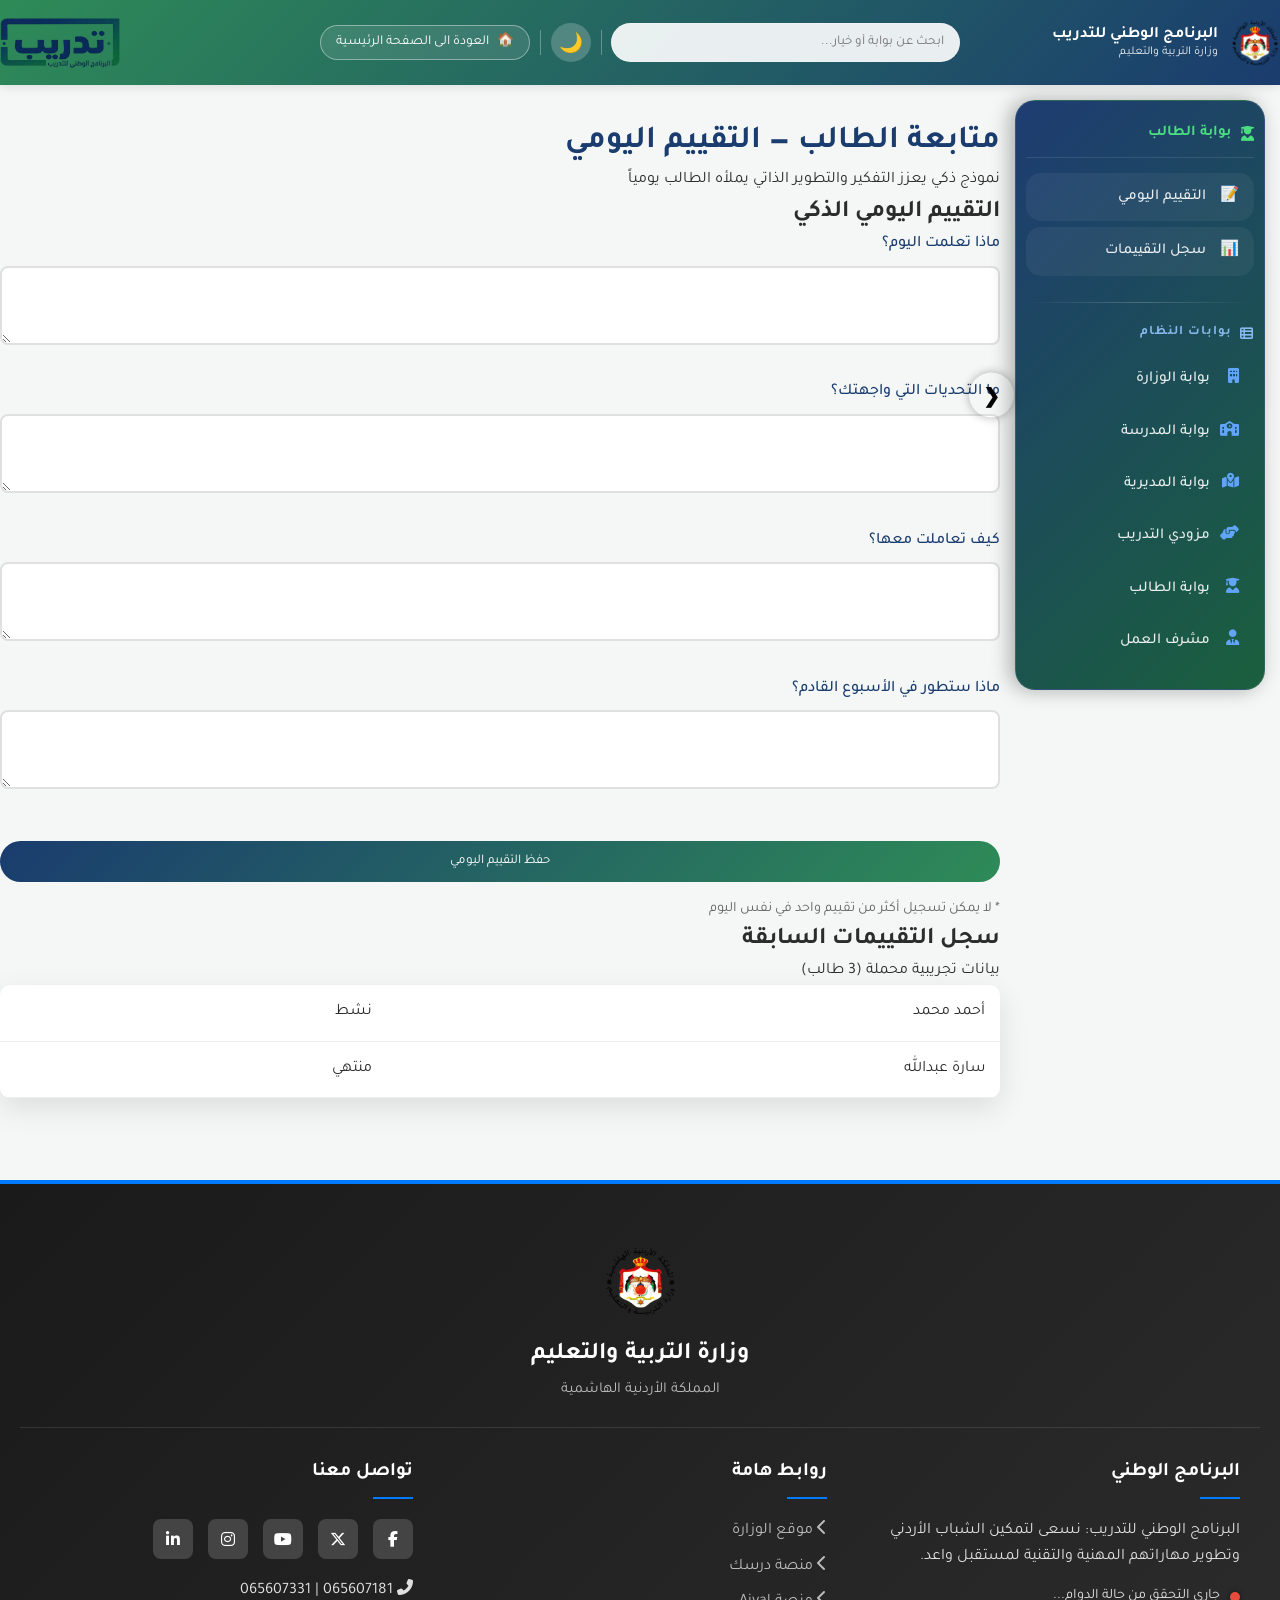
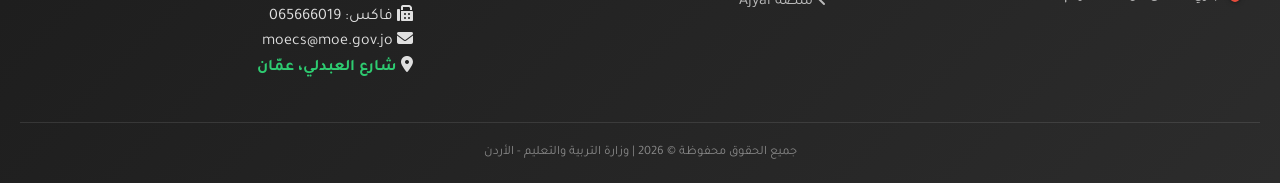
<file: student.html>
<!DOCTYPE html>
<html lang="ar" dir="rtl">
<head>
  <meta charset="UTF-8">
  <meta name="viewport" content="width=device-width, initial-scale=1.0">
  <title>بوابة الطالب - البرنامج الوطني للتدريب</title>
  <link rel="icon" type="image/png" sizes="32x32" href="website icon.png">
<link rel="icon" type="image/png" sizes="16x16" href="website icon.png">
<link rel="apple-touch-icon" href="website icon.png">
  <link rel="stylesheet" href="style.css">
  <script src="script.js"></script>
</head>
<body class="portal-page">
  <header>
    <nav class="container" style="display: flex; justify-content: space-between; align-items: center; padding: 10px 0px;">
    
    <div class="logo-section" style="display: flex; align-items: center; gap: 12px; flex: 1; min-width: fit-content;">
      <img src="logo.png" alt="شعار وزارة التربية والتعليم" class="main-logo" style="height: 50px; width: auto;">
      <div class="logo-text-group" style="display: flex; flex-direction: column; line-height: 1.2;">
        <span style="font-size: 1rem; font-weight: 700; white-space: nowrap;">البرنامج الوطني للتدريب</span>
        <span style="font-size: 0.75rem; opacity: 0.9; white-space: nowrap;">وزارة التربية والتعليم</span>
      </div>
    </div>

    <div class="top-controls" style="flex: 2; display: flex; justify-content: center; align-items: center; gap: 0px; padding: 0 0px;">
      <div class="search-wrapper" style="width: 100%; max-width: 350px; position: relative;">
        <input type="text" id="mainSearch" placeholder="ابحث عن بوابة أو خيار..." autocomplete="off" 
               style="width: 100%; padding: 10px 15px; border-radius: 25px; border: 1px solid rgba(255,255,255,0.2); outline: none; background: rgba(255,255,255,0.9); color: #333;">
        <div id="searchSuggestions" class="suggestions-box"></div>
      </div>
      <div style="width: 1px; height: 25px; background: rgba(255, 255, 255, 0.3); margin: 0 10px;"></div>
      <button id="themeToggle" class="theme-btn" style="background: rgba(255,255,255,0.2); border: none; padding: 8px; border-radius: 50%; cursor: pointer; font-size: 1.2rem;">🌙</button>
      <div style="width: 1px; height: 25px; background: rgba(255, 255, 255, 0.3); margin: 0 10px;"></div>

<a href="index.html" class="home-btn-glow" style="
    color: white; 
    text-decoration: none; 
    font-size: 0.85rem; 
    background: rgba(255, 255, 255, 0.1); 
    padding: 6px 15px; 
    border-radius: 20px; 
    border: 1px solid rgba(255, 255, 255, 0.4); 
    transition: all 0.3s ease; 
    display: flex; 
    align-items: center; 
    gap: 8px; 
    white-space: nowrap;
    box-shadow: 0 0 0px rgba(255, 255, 255, 0);
" onmouseover="this.style.background='rgba(255,255,255,0.2)'; this.style.boxShadow='0 0 15px rgba(255,255,255,0.6)'; this.style.borderColor='white';" 
  onmouseout="this.style.background='rgba(255,255,255,0.1)'; this.style.boxShadow='0 0 0px rgba(255,255,255,0)'; this.style.borderColor='rgba(255,255,255,0.4)';">
  <span>🏠</span> العودة الى الصفحة الرئيسية
</a>
    </div>

    <div class="left-logo-section" style="flex: 1; display: flex; justify-content: flex-end; min-width: fit-content;">
      <img src="logo2.png" alt="شعار البرنامج" style="height: 50px; width: auto;">
    </div>

  </nav>
  </header>
<div class="sidebar" style="background: linear-gradient(135deg, #1e3c72 0%, #1a5f3d 100%); padding: 25px 20px; border-radius: 15px 0 0 15px; box-shadow: -5px 0 20px rgba(0,0,0,0.3); width: 280px; font-family: 'Tajawal', sans-serif; color: white; border-left: 1px solid rgba(255,255,255,0.1);">
    
    <h3 style="color: #4ade80; font-size: 15px; margin: 0 0 15px 0; display: flex; align-items: center; gap: 10px; padding-bottom: 12px; border-bottom: 1px solid rgba(255,255,255,0.1);">
        <i class="fas fa-user-graduate"></i> بوابة الطالب
    </h3>
    
    <ul style="list-style:none; padding:0; margin:0 0 25px 0;">
        <li><a href="#daily-eval" class="side-link-dark" style="color:#e0e7ff; text-decoration:none; display:flex; align-items:center; padding:12px; border-radius:10px; transition:0.3s; margin-bottom:6px; background: rgba(255,255,255,0.05);">
            <span style="margin-left: 10px;">📝</span> التقييم اليومي
        </a></li>
        <li><a href="#history" class="side-link-dark" style="color:#e0e7ff; text-decoration:none; display:flex; align-items:center; padding:12px; border-radius:10px; transition:0.3s; margin-bottom:6px; background: rgba(255,255,255,0.05);">
            <span style="margin-left: 10px;">📊</span> سجل التقييمات
        </a></li>
    </ul>

    <div style="height: 1px; background: linear-gradient(to left, transparent, rgba(255,255,255,0.2), transparent); margin: 20px 0;"></div>

    <h3 style="color: #93c5fd; font-size: 13px; text-transform: uppercase; letter-spacing: 1px; margin: 0 0 12px 0; display: flex; align-items: center; gap: 8px; opacity: 0.9;">
        <i class="fas fa-th-list"></i> بوابات النظام
    </h3>

    <ul style="list-style:none; padding:0;">
        <li><a href="ministry.html" class="nav-item-dark" style="color:#cbd5e1; text-decoration:none; display:flex; align-items:center; padding:10px 12px; border-radius:8px; transition:0.2s; font-size: 0.95em; margin-bottom: 4px;">
            <i class="fas fa-building" style="width: 25px; color: #60a5fa;"></i> بوابة الوزارة
        </a></li>
        <li><a href="school.html" class="nav-item-dark" style="color:#cbd5e1; text-decoration:none; display:flex; align-items:center; padding:10px 12px; border-radius:8px; transition:0.2s; font-size: 0.95em; margin-bottom: 4px;">
            <i class="fas fa-school" style="width: 25px; color: #60a5fa;"></i> بوابة المدرسة
        </a></li>
        <li><a href="directorate.html" class="nav-item-dark" style="color:#cbd5e1; text-decoration:none; display:flex; align-items:center; padding:10px 12px; border-radius:8px; transition:0.2s; font-size: 0.95em; margin-bottom: 4px;">
            <i class="fas fa-map-marked-alt" style="width: 25px; color: #60a5fa;"></i> بوابة المديرية
        </a></li>
        <li><a href="provider.html" class="nav-item-dark" style="color:#cbd5e1; text-decoration:none; display:flex; align-items:center; padding:10px 12px; border-radius:8px; transition:0.2s; font-size: 0.95em; margin-bottom: 4px;">
            <i class="fas fa-hands-helping" style="width: 25px; color: #60a5fa;"></i> مزودي التدريب
        </a></li>
        <li><a href="student.html" class="nav-item-dark" style="color:#cbd5e1; text-decoration:none; display:flex; align-items:center; padding:10px 12px; border-radius:8px; transition:0.2s; font-size: 0.95em; margin-bottom: 4px;">
            <i class="fas fa-user-graduate" style="width: 25px; color: #60a5fa;"></i> بوابة الطالب
        </a></li>
        <li><a href="supervisor.html" class="nav-item-dark" style="color:#cbd5e1; text-decoration:none; display:flex; align-items:center; padding:10px 12px; border-radius:8px; transition:0.2s; font-size: 0.95em; margin-bottom: 4px;">
            <i class="fas fa-user-tie" style="width: 25px; color: #60a5fa;"></i> مشرف العمل
        </a></li>
    </ul>
</div>

<style>
    /* تأثيرات التفاعل الموحدة لضمان الفخامة */
    .side-link-dark:hover {
        background: rgba(255, 255, 255, 0.15) !important;
        color: #fff !important;
        transform: translateX(-5px);
        box-shadow: 5px 0 15px rgba(0,0,0,0.1);
    }
    .nav-item-dark:hover {
        background: rgba(255, 255, 255, 0.08) !important;
        color: #fff !important;
        padding-right: 18px !important;
    }
</style>

  <div style="margin-right:250px; padding:2rem 0;">
    <h1 style="color:#1A3C6E;">متابعة الطالب — التقييم اليومي</h1>
    <p>نموذج ذكي يعزز التفكير والتطوير الذاتي يملأه الطالب يومياً</p>

    <!-- Daily Evaluation Form -->
    <section id="daily-eval">
      <h2>التقييم اليومي الذكي</h2>
      <form id="dailyEvalForm">
        <div class="form-group">
          <label>ماذا تعلمت اليوم؟</label>
          <textarea name="learned" required rows="3"></textarea>
        </div>
        <div class="form-group">
          <label>ما التحديات التي واجهتك؟</label>
          <textarea name="challenges" required rows="3"></textarea>
        </div>
        <div class="form-group">
          <label>كيف تعاملت معها؟</label>
          <textarea name="solutions" required rows="3"></textarea>
        </div>
        <div class="form-group">
          <label>ماذا ستطور في الأسبوع القادم؟</label>
          <textarea name="nextWeekPlan" required rows="3"></textarea>
        </div>
        <button type="submit" class="btn">حفظ التقييم اليومي</button>
        <p style="font-size:0.9rem; color:#666; margin-top:1rem;">* لا يمكن تسجيل أكثر من تقييم واحد في نفس اليوم</p>
      </form>
    </section>

    <!-- History Timeline -->
    <section id="history">
      <h2>سجل التقييمات السابقة</h2>
      <div class="loading-container">جاري تحميل سجل التقييمات...</div>
      <div id="evals-timeline" style="display:none;"></div>
    </section>
  </div>

  <script>
    document.getElementById('dailyEvalForm').onsubmit = async (e) => {
      e.preventDefault();
      // Global handler checks date uniqueness, saves to dailyEvaluations
    };
  </script>
</body>
</html>

<link rel="stylesheet" href="https://cdnjs.cloudflare.com/ajax/libs/font-awesome/6.4.2/css/all.min.css">

<footer class="main-footer">
    <div class="footer-top-logo" style="text-align: center; padding-bottom: 25px; border-bottom: 1px solid rgba(255,255,255,0.1); margin-bottom: 30px;">
        <img src="logo.png" alt="شعار الوزارة" style="height: 75px; margin-bottom: 5px;">
        <h2 style="color: white; margin: 0; font-size: 1.5rem;">وزارة التربية والتعليم</h2>
        <p style="color: #bbb; margin-top: 4px; font-size: 0.95rem;">المملكة الأردنية الهاشمية</p>
    </div>

    <div class="footer-container">
        <div class="footer-col about">
            <h3>البرنامج الوطني</h3>
            <p>البرنامج الوطني للتدريب: نسعى لتمكين الشباب الأردني وتطوير مهاراتهم المهنية والتقنية لمستقبل واعد.</p>
            <div class="footer-status">
                <span class="status-dot" id="status-dot"></span>
                <span id="office-status">جاري التحقق من حالة الدوام...</span>
            </div>
        </div>

        <div class="footer-col links">
            <h3>روابط هامة</h3>
            <ul class="quick-links">
                <li><a href="https://moe.gov.jo/ar" target="_blank"><i class="fas fa-chevron-left"></i> موقع الوزارة</a></li>
                <li><a href="https://darsak.gov.jo/" target="_blank"><i class="fas fa-chevron-left"></i> منصة درسك</a></li>
                <li><a href="https://ajyal.moe.gov.jo/emis/login.aspx" target="_blank"><i class="fas fa-chevron-left"></i> منصة Ajyal</a></li>
            </ul>
        </div>

        <div class="footer-col social">
            <h3>تواصل معنا</h3>
            <div class="social-links-container">
    <a href="https://www.facebook.com/edugovjo" target="_blank" class="social-btn facebook"><i class="fab fa-facebook-f"></i></a>
    <a href="https://x.com/edugovjo" target="_blank" class="social-btn twitter"><i class="fab fa-x-twitter"></i></a>
    <a href="https://www.youtube.com/channel/UCQGV9X6gOs4oBS59YB5OhHg" target="_blank" class="social-btn youtube"><i class="fab fa-youtube"></i></a>
    <a href="https://www.instagram.com/edugovjo/" target="_blank" class="social-btn instagram"><i class="fab fa-instagram"></i></a>
    <a href="https://jo.linkedin.com/company/edugovjo" target="_blank" class="social-btn linkedin"><i class="fab fa-linkedin-in"></i></a>
</div>
            <div class="contact-details">
                <p><i class="fas fa-phone-alt"></i> 065607181 | 065607331</p>
                <p><i class="fas fa-fax"></i> فاكس: 065666019</p>
                <p><i class="fas fa-envelope"></i> moecs@moe.gov.jo</p>
                <p>
    <i class="fas fa-map-marker-alt"></i> 
    <a href="https://maps.app.goo.gl/CuguANu5CD4JEB1B9" 
       target="_blank" 
       style="color: #2ecc71; text-decoration: none; font-weight: bold; transition: 0.3s;"
       onmouseover="this.style.color='#fff'; this.style.textDecoration='underline';" 
       onmouseout="this.style.color='#2ecc71'; this.style.textDecoration='none';">
       شارع العبدلي، عمّان
    </a>
</p>
            </div>
        </div>
    </div>

    <div class="footer-bottom" style="margin-top: 40px; border-top: 1px solid rgba(255,255,255,0.1); padding-top: 20px;">
        <p>جميع الحقوق محفوظة © 2026 | وزارة التربية والتعليم - الأردن</p>
    </div>
</footer>

<script>
    function updateWorkStatus() {
        const now = new Date();
        const day = now.getDay(); 
        const hour = now.getHours();
        const statusText = document.getElementById('office-status');
        const dot = document.getElementById('status-dot');
        
        if(day >= 0 && day <= 4 && hour >= 8 && hour < 15) {
            statusText.innerText = "الوزارة مفتوحة الآن (ساعات الدوام الرسمي)";
            dot.style.backgroundColor = "#2ecc71";
            dot.style.boxShadow = "0 0 10px #2ecc71";
        } else {
            statusText.innerText = "الوزارة مغلقة حالياً";
            dot.style.backgroundColor = "#e74c3c";
            dot.style.boxShadow = "0 0 10px #e74c3c";
        }
    }
</file>
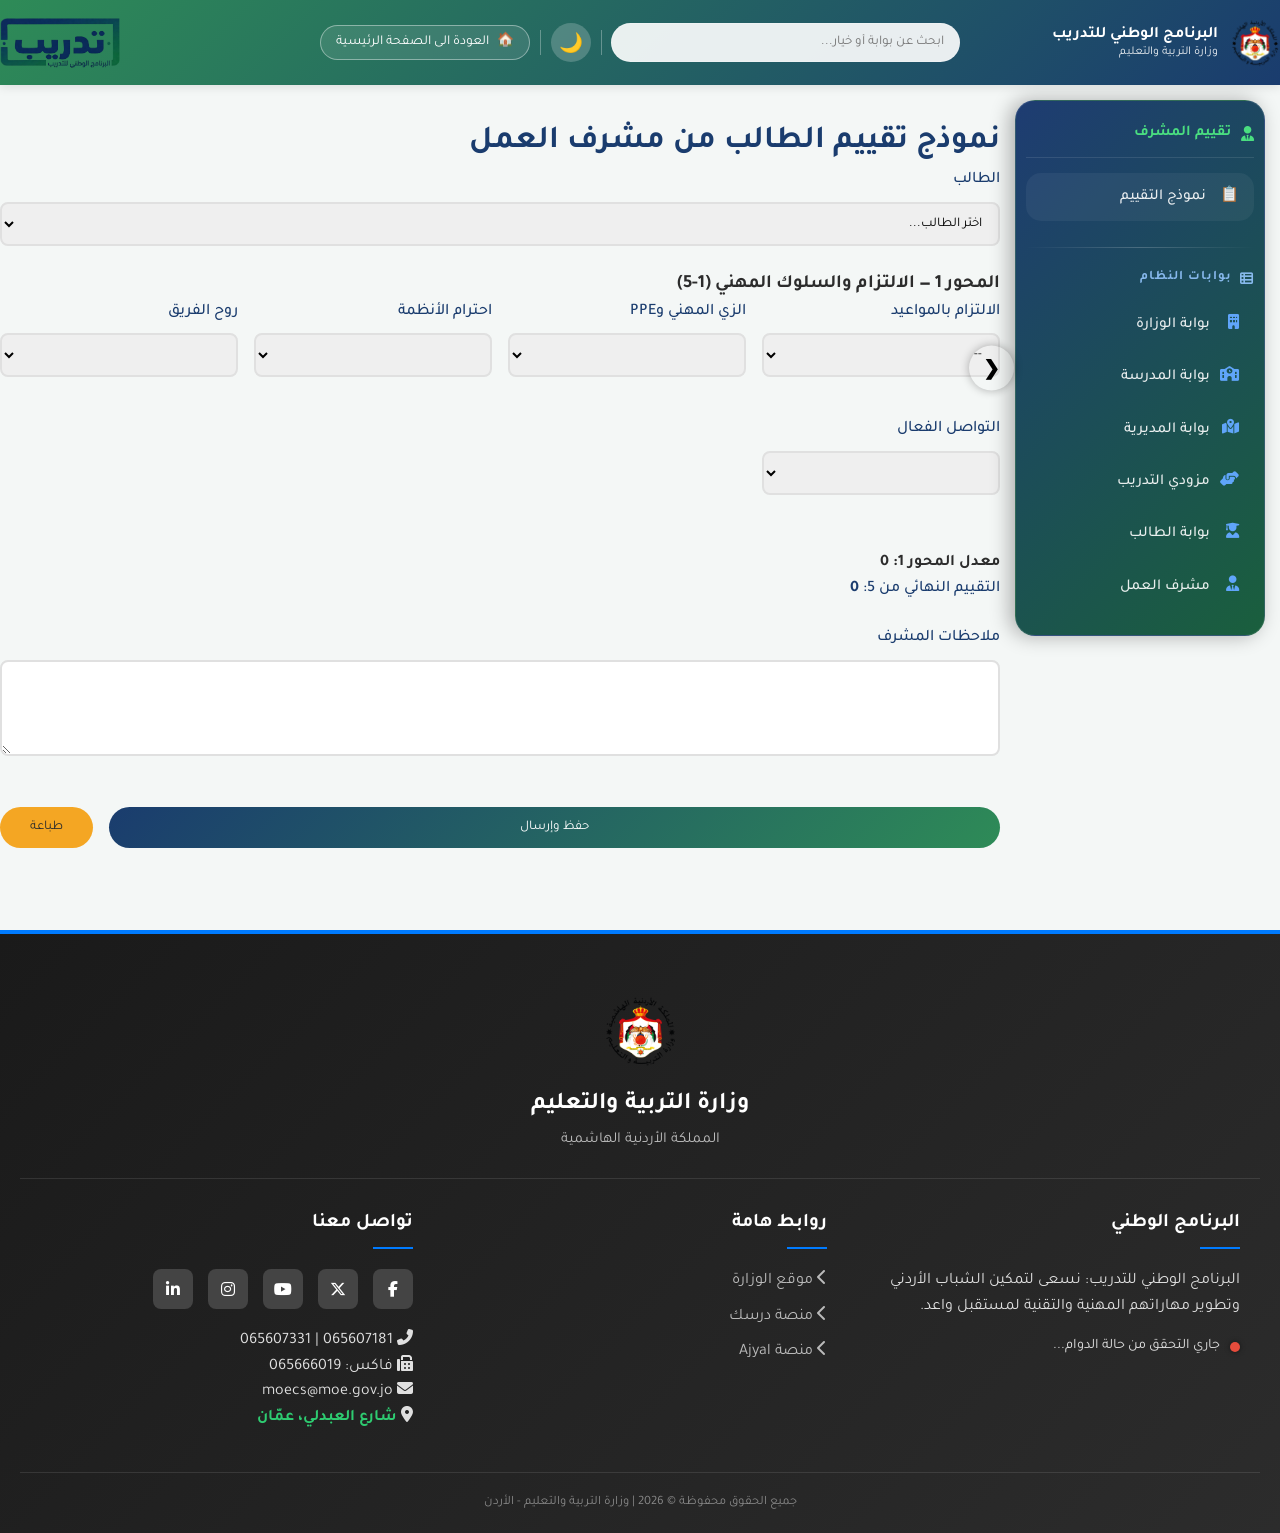
<file: supervisor.html>
<!DOCTYPE html>
<html lang="ar" dir="rtl">
<head>
  <meta charset="UTF-8">
  <meta name="viewport" content="width=device-width, initial-scale=1.0">
  <title>نموذج تقييم المشرف - البرنامج الوطني للتدريب</title>
  <link rel="icon" type="image/png" sizes="32x32" href="website icon.png">
<link rel="icon" type="image/png" sizes="16x16" href="website icon.png">
<link rel="apple-touch-icon" href="website icon.png">
  <link rel="stylesheet" href="style.css">
  <script src="script.js"></script>
</head>
<body class="portal-page">
  <header>
    <nav class="container" style="display: flex; justify-content: space-between; align-items: center; padding: 10px 0px;">
    
    <div class="logo-section" style="display: flex; align-items: center; gap: 12px; flex: 1; min-width: fit-content;">
      <img src="logo.png" alt="شعار وزارة التربية والتعليم" class="main-logo" style="height: 50px; width: auto;">
      <div class="logo-text-group" style="display: flex; flex-direction: column; line-height: 1.2;">
        <span style="font-size: 1rem; font-weight: 700; white-space: nowrap;">البرنامج الوطني للتدريب</span>
        <span style="font-size: 0.75rem; opacity: 0.9; white-space: nowrap;">وزارة التربية والتعليم</span>
      </div>
    </div>

    <div class="top-controls" style="flex: 2; display: flex; justify-content: center; align-items: center; gap: 0px; padding: 0 0px;">
      <div class="search-wrapper" style="width: 100%; max-width: 350px; position: relative;">
        <input type="text" id="mainSearch" placeholder="ابحث عن بوابة أو خيار..." autocomplete="off" 
               style="width: 100%; padding: 10px 15px; border-radius: 25px; border: 1px solid rgba(255,255,255,0.2); outline: none; background: rgba(255,255,255,0.9); color: #333;">
        <div id="searchSuggestions" class="suggestions-box"></div>
      </div>
      <div style="width: 1px; height: 25px; background: rgba(255, 255, 255, 0.3); margin: 0 10px;"></div>
      <button id="themeToggle" class="theme-btn" style="background: rgba(255,255,255,0.2); border: none; padding: 8px; border-radius: 50%; cursor: pointer; font-size: 1.2rem;">🌙</button>
      <div style="width: 1px; height: 25px; background: rgba(255, 255, 255, 0.3); margin: 0 10px;"></div>

<a href="index.html" class="home-btn-glow" style="
    color: white; 
    text-decoration: none; 
    font-size: 0.85rem; 
    background: rgba(255, 255, 255, 0.1); 
    padding: 6px 15px; 
    border-radius: 20px; 
    border: 1px solid rgba(255, 255, 255, 0.4); 
    transition: all 0.3s ease; 
    display: flex; 
    align-items: center; 
    gap: 8px; 
    white-space: nowrap;
    box-shadow: 0 0 0px rgba(255, 255, 255, 0);
" onmouseover="this.style.background='rgba(255,255,255,0.2)'; this.style.boxShadow='0 0 15px rgba(255,255,255,0.6)'; this.style.borderColor='white';" 
  onmouseout="this.style.background='rgba(255,255,255,0.1)'; this.style.boxShadow='0 0 0px rgba(255,255,255,0)'; this.style.borderColor='rgba(255,255,255,0.4)';">
  <span>🏠</span> العودة الى الصفحة الرئيسية
</a>
    </div>

    <div class="left-logo-section" style="flex: 1; display: flex; justify-content: flex-end; min-width: fit-content;">
      <img src="logo2.png" alt="شعار البرنامج" style="height: 50px; width: auto;">
    </div>

  </nav>
  </header>
<div class="sidebar" style="background: linear-gradient(135deg, #1e3c72 0%, #1a5f3d 100%); padding: 25px 20px; border-radius: 15px 0 0 15px; box-shadow: -5px 0 20px rgba(0,0,0,0.3); width: 280px; font-family: 'Tajawal', sans-serif; color: white; border-left: 1px solid rgba(255,255,255,0.1);">
    
    <h3 style="color: #4ade80; font-size: 15px; margin: 0 0 15px 0; display: flex; align-items: center; gap: 10px; padding-bottom: 12px; border-bottom: 1px solid rgba(255,255,255,0.1);">
        <i class="fas fa-user-tie"></i> تقييم المشرف
    </h3>
    
    <ul style="list-style:none; padding:0; margin:0 0 25px 0;">
        <li><a href="#eval-form" class="side-link-dark" style="color:#e0e7ff; text-decoration:none; display:flex; align-items:center; padding:12px; border-radius:10px; transition:0.3s; margin-bottom:6px; background: rgba(255,255,255,0.05);">
            <span style="margin-left: 10px;">📋</span> نموذج التقييم
        </a></li>
    </ul>

    <div style="height: 1px; background: linear-gradient(to left, transparent, rgba(255,255,255,0.2), transparent); margin: 20px 0;"></div>

    <h3 style="color: #93c5fd; font-size: 13px; text-transform: uppercase; letter-spacing: 1px; margin: 0 0 12px 0; display: flex; align-items: center; gap: 8px; opacity: 0.9;">
        <i class="fas fa-th-list"></i> بوابات النظام
    </h3>

    <ul style="list-style:none; padding:0;">
        <li><a href="ministry.html" class="nav-item-dark" style="color:#cbd5e1; text-decoration:none; display:flex; align-items:center; padding:10px 12px; border-radius:8px; transition:0.2s; font-size: 0.95em; margin-bottom: 4px;">
            <i class="fas fa-building" style="width: 25px; color: #60a5fa;"></i> بوابة الوزارة
        </a></li>
        <li><a href="school.html" class="nav-item-dark" style="color:#cbd5e1; text-decoration:none; display:flex; align-items:center; padding:10px 12px; border-radius:8px; transition:0.2s; font-size: 0.95em; margin-bottom: 4px;">
            <i class="fas fa-school" style="width: 25px; color: #60a5fa;"></i> بوابة المدرسة
        </a></li>
        <li><a href="directorate.html" class="nav-item-dark" style="color:#cbd5e1; text-decoration:none; display:flex; align-items:center; padding:10px 12px; border-radius:8px; transition:0.2s; font-size: 0.95em; margin-bottom: 4px;">
            <i class="fas fa-map-marked-alt" style="width: 25px; color: #60a5fa;"></i> بوابة المديرية
        </a></li>
        <li><a href="provider.html" class="nav-item-dark" style="color:#cbd5e1; text-decoration:none; display:flex; align-items:center; padding:10px 12px; border-radius:8px; transition:0.2s; font-size: 0.95em; margin-bottom: 4px;">
            <i class="fas fa-hands-helping" style="width: 25px; color: #60a5fa;"></i> مزودي التدريب
        </a></li>
        <li><a href="student.html" class="nav-item-dark" style="color:#cbd5e1; text-decoration:none; display:flex; align-items:center; padding:10px 12px; border-radius:8px; transition:0.2s; font-size: 0.95em; margin-bottom: 4px;">
            <i class="fas fa-user-graduate" style="width: 25px; color: #60a5fa;"></i> بوابة الطالب
        </a></li>
        <li><a href="supervisor.html" class="nav-item-dark" style="color:#cbd5e1; text-decoration:none; display:flex; align-items:center; padding:10px 12px; border-radius:8px; transition:0.2s; font-size: 0.95em; margin-bottom: 4px;">
            <i class="fas fa-user-tie" style="width: 25px; color: #60a5fa;"></i> مشرف العمل
        </a></li>
    </ul>
</div>

<style>
    /* تأثيرات التفاعل الموحدة لضمان تجربة مستخدم احترافية */
    .side-link-dark:hover {
        background: rgba(255, 255, 255, 0.15) !important;
        color: #fff !important;
        transform: translateX(-5px);
        box-shadow: 5px 0 15px rgba(0,0,0,0.1);
    }
    .nav-item-dark:hover {
        background: rgba(255, 255, 255, 0.08) !important;
        color: #fff !important;
        padding-right: 18px !important;
    }
</style>

  <div style="margin-right:250px; padding:2rem 0;">
    <h1 style="color:#1A3C6E;">نموذج تقييم الطالب من مشرف العمل</h1>

    <form id="supervisorForm">
      <div class="form-group">
        <label>الطالب</label>
        <select name="studentId" id="studentSelect" required>
          <option>اختر الطالب...</option>
        </select>
      </div>

      <!-- محور 1 -->
      <h3>المحور 1 — الالتزام والسلوك المهني (1-5)</h3>
      <div style="display:grid; grid-template-columns:repeat(auto-fit,minmax(200px,1fr)); gap:1rem; margin-bottom:2rem;">
        <div class="form-group">
          <label>الالتزام بالمواعيد</label>
          <select name="axis1.punctuality" required><option value="">--</option><option value="1">1</option><option value="2">2</option><option value="3">3</option><option value="4">4</option><option value="5">5</option></select>
        </div>
        <div class="form-group">
          <label>الزي المهني وPPE</label>
          <select name="axis1.uniform" required>...</select>
        </div>
        <div class="form-group">
          <label>احترام الأنظمة</label>
          <select name="axis1.discipline" required>...</select>
        </div>
        <div class="form-group">
          <label>روح الفريق</label>
          <select name="axis1.teamwork" required>...</select>
        </div>
        <div class="form-group">
          <label>التواصل الفعال</label>
          <select name="axis1.communication" required>...</select>
        </div>
      </div>
      <p><strong>معدل المحور 1: <span id="axis1Avg">0</span></strong></p>

      <!-- محور 2 & 3 similar structure -->
      <!-- ... abbreviated ... -->

      <div class="form-group">
        <label>التقييم النهائي من 5: <strong><span id="finalScore">0</span></strong></label>
      </div>
      
      <div class="form-group">
        <label>ملاحظات المشرف</label>
        <textarea name="supervisorNotes" rows="4"></textarea>
      </div>

      <div style="display:flex; gap:1rem;">
        <button type="submit" class="btn">حفظ وإرسال</button>
        <button type="button" class="btn btn-secondary" onclick="printEval()">طباعة</button>
      </div>
    </form>
  </div>

  <script>
    // Auto-calculate avgs on change
    document.querySelectorAll('select[name^="axis"]').forEach(select => {
      select.onchange = calculateAverages;
    });

    function calculateAverages() {
      // Logic to calc axis avgs & final score
      // Display in spans
    }

    window.printEval = () => {
      window.print();
    };
  </script>
</body>
</html>

<link rel="stylesheet" href="https://cdnjs.cloudflare.com/ajax/libs/font-awesome/6.4.2/css/all.min.css">

<footer class="main-footer">
    <div class="footer-top-logo" style="text-align: center; padding-bottom: 25px; border-bottom: 1px solid rgba(255,255,255,0.1); margin-bottom: 30px;">
        <img src="logo.png" alt="شعار الوزارة" style="height: 75px; margin-bottom: 5px;">
        <h2 style="color: white; margin: 0; font-size: 1.5rem;">وزارة التربية والتعليم</h2>
        <p style="color: #bbb; margin-top: 4px; font-size: 0.95rem;">المملكة الأردنية الهاشمية</p>
    </div>

    <div class="footer-container">
        <div class="footer-col about">
            <h3>البرنامج الوطني</h3>
            <p>البرنامج الوطني للتدريب: نسعى لتمكين الشباب الأردني وتطوير مهاراتهم المهنية والتقنية لمستقبل واعد.</p>
            <div class="footer-status">
                <span class="status-dot" id="status-dot"></span>
                <span id="office-status">جاري التحقق من حالة الدوام...</span>
            </div>
        </div>

        <div class="footer-col links">
            <h3>روابط هامة</h3>
            <ul class="quick-links">
                <li><a href="https://moe.gov.jo/ar" target="_blank"><i class="fas fa-chevron-left"></i> موقع الوزارة</a></li>
                <li><a href="https://darsak.gov.jo/" target="_blank"><i class="fas fa-chevron-left"></i> منصة درسك</a></li>
                <li><a href="https://ajyal.moe.gov.jo/emis/login.aspx" target="_blank"><i class="fas fa-chevron-left"></i> منصة Ajyal</a></li>
            </ul>
        </div>

        <div class="footer-col social">
            <h3>تواصل معنا</h3>
            <div class="social-links-container">
    <a href="https://www.facebook.com/edugovjo" target="_blank" class="social-btn facebook"><i class="fab fa-facebook-f"></i></a>
    <a href="https://x.com/edugovjo" target="_blank" class="social-btn twitter"><i class="fab fa-x-twitter"></i></a>
    <a href="https://www.youtube.com/channel/UCQGV9X6gOs4oBS59YB5OhHg" target="_blank" class="social-btn youtube"><i class="fab fa-youtube"></i></a>
    <a href="https://www.instagram.com/edugovjo/" target="_blank" class="social-btn instagram"><i class="fab fa-instagram"></i></a>
    <a href="https://jo.linkedin.com/company/edugovjo" target="_blank" class="social-btn linkedin"><i class="fab fa-linkedin-in"></i></a>
</div>
            <div class="contact-details">
                <p><i class="fas fa-phone-alt"></i> 065607181 | 065607331</p>
                <p><i class="fas fa-fax"></i> فاكس: 065666019</p>
                <p><i class="fas fa-envelope"></i> moecs@moe.gov.jo</p>
                <p>
    <i class="fas fa-map-marker-alt"></i> 
    <a href="https://maps.app.goo.gl/CuguANu5CD4JEB1B9" 
       target="_blank" 
       style="color: #2ecc71; text-decoration: none; font-weight: bold; transition: 0.3s;"
       onmouseover="this.style.color='#fff'; this.style.textDecoration='underline';" 
       onmouseout="this.style.color='#2ecc71'; this.style.textDecoration='none';">
       شارع العبدلي، عمّان
    </a>
</p>
            </div>
        </div>
    </div>

    <div class="footer-bottom" style="margin-top: 40px; border-top: 1px solid rgba(255,255,255,0.1); padding-top: 20px;">
        <p>جميع الحقوق محفوظة © 2026 | وزارة التربية والتعليم - الأردن</p>
    </div>
</footer>

<script>
    function updateWorkStatus() {
        const now = new Date();
        const day = now.getDay(); 
        const hour = now.getHours();
        const statusText = document.getElementById('office-status');
        const dot = document.getElementById('status-dot');
        
        if(day >= 0 && day <= 4 && hour >= 8 && hour < 15) {
            statusText.innerText = "الوزارة مفتوحة الآن (ساعات الدوام الرسمي)";
            dot.style.backgroundColor = "#2ecc71";
            dot.style.boxShadow = "0 0 10px #2ecc71";
        } else {
            statusText.innerText = "الوزارة مغلقة حالياً";
            dot.style.backgroundColor = "#e74c3c";
            dot.style.boxShadow = "0 0 10px #e74c3c";
        }
    }
</file>
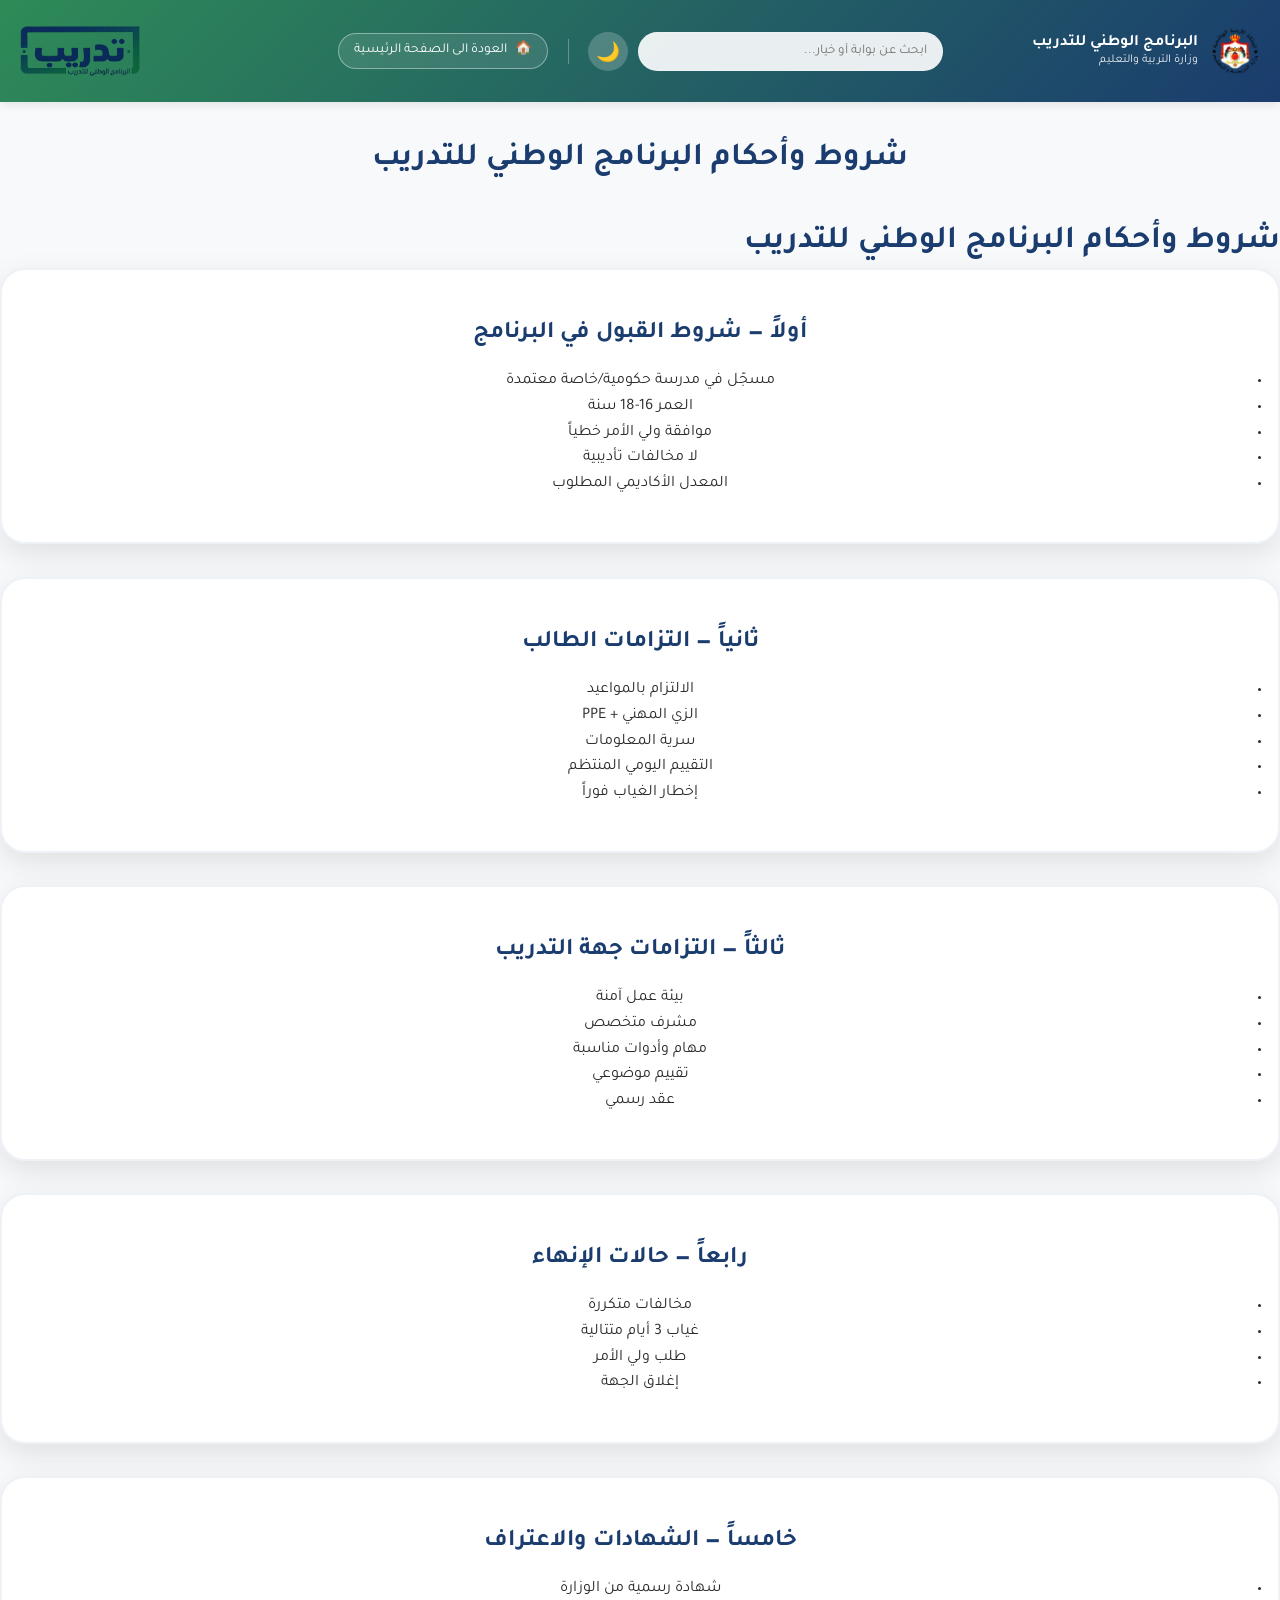
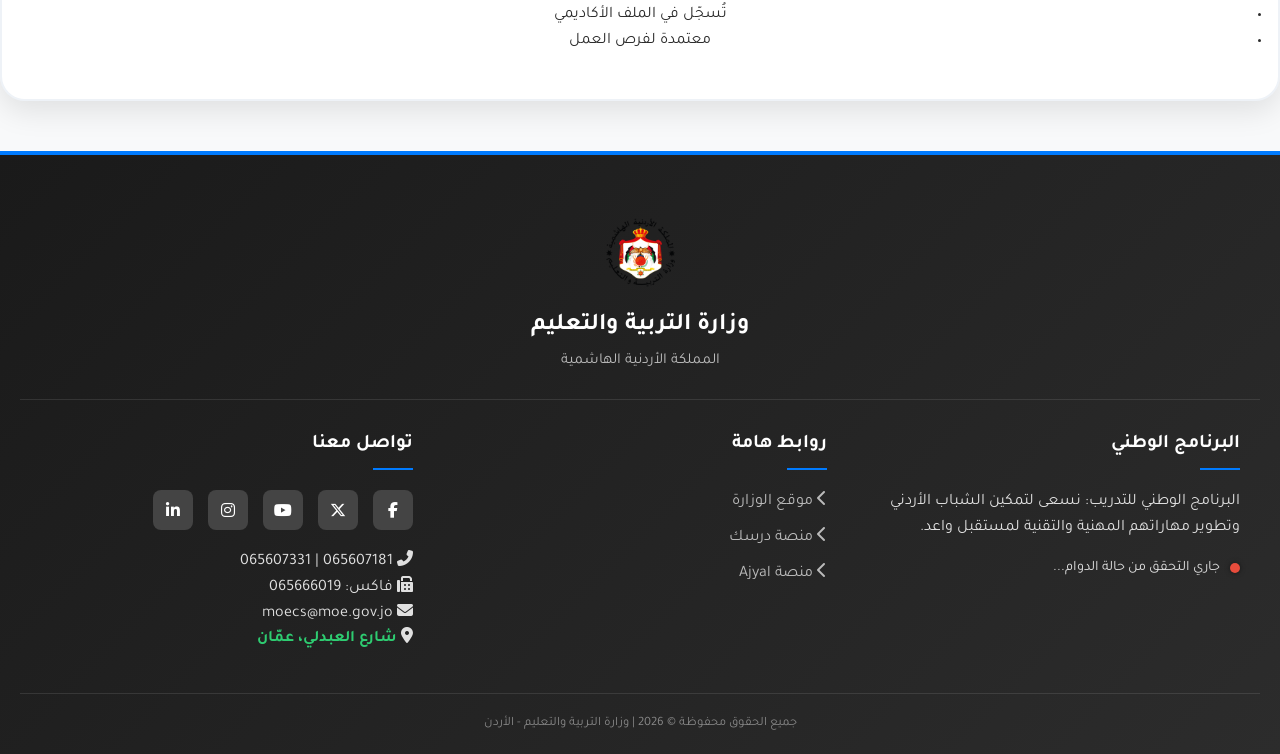
<file: terms.html>
<!DOCTYPE html>
<html lang="ar" dir="rtl">
<head>
  <meta charset="UTF-8">
  <meta name="viewport" content="width=device-width, initial-scale=1.0">
  <title>الشروط والأحكام - البرنامج الوطني للتدريب</title>
  <link rel="icon" type="image/png" sizes="32x32" href="website icon.png">
<link rel="icon" type="image/png" sizes="16x16" href="website icon.png">
<link rel="apple-touch-icon" href="website icon.png">
  <link rel="stylesheet" href="style.css">
</head>
<body>
  <header>
    <nav class="container" style="display: flex; justify-content: space-between; align-items: center; padding: 10px 20px;">
    
    <div class="logo-section" style="display: flex; align-items: center; gap: 12px; flex: 1; min-width: fit-content;">
      <img src="logo.png" alt="شعار وزارة التربية والتعليم" class="main-logo" style="height: 50px; width: auto;">
      <div class="logo-text-group" style="display: flex; flex-direction: column; line-height: 1.2;">
        <span style="font-size: 1rem; font-weight: 700; white-space: nowrap;">البرنامج الوطني للتدريب</span>
        <span style="font-size: 0.75rem; opacity: 0.9; white-space: nowrap;">وزارة التربية والتعليم</span>
      </div>
    </div>

    <div class="top-controls" style="flex: 2; display: flex; justify-content: center; align-items: center; gap: 10px; padding: 0 15px;">
      <div class="search-wrapper" style="width: 100%; max-width: 350px; position: relative;">
        <input type="text" id="mainSearch" placeholder="ابحث عن بوابة أو خيار..." autocomplete="off" 
               style="width: 100%; padding: 10px 15px; border-radius: 25px; border: 1px solid rgba(255,255,255,0.2); outline: none; background: rgba(255,255,255,0.9); color: #333;">
        <div id="searchSuggestions" class="suggestions-box"></div>
      </div>
      <button id="themeToggle" class="theme-btn" style="background: rgba(255,255,255,0.2); border: none; padding: 8px; border-radius: 50%; cursor: pointer; font-size: 1.2rem;">🌙</button>
      <div style="width: 1px; height: 25px; background: rgba(255, 255, 255, 0.3); margin: 0 10px;"></div>

<a href="index.html" class="home-btn-glow" style="
    color: white; 
    text-decoration: none; 
    font-size: 0.85rem; 
    background: rgba(255, 255, 255, 0.1); 
    padding: 6px 15px; 
    border-radius: 20px; 
    border: 1px solid rgba(255, 255, 255, 0.4); 
    transition: all 0.3s ease; 
    display: flex; 
    align-items: center; 
    gap: 8px; 
    white-space: nowrap;
    box-shadow: 0 0 0px rgba(255, 255, 255, 0);
" onmouseover="this.style.background='rgba(255,255,255,0.2)'; this.style.boxShadow='0 0 15px rgba(255,255,255,0.6)'; this.style.borderColor='white';" 
  onmouseout="this.style.background='rgba(255,255,255,0.1)'; this.style.boxShadow='0 0 0px rgba(255,255,255,0)'; this.style.borderColor='rgba(255,255,255,0.4)';">
  <span>🏠</span> العودة الى الصفحة الرئيسية
</a>
    </div>

    <div class="left-logo-section" style="flex: 1; display: flex; justify-content: flex-end; min-width: fit-content;">
      <img src="logo2.png" alt="شعار البرنامج" style="height: 50px; width: auto;">
    </div>

  </nav>
  </header>

  <main class="container" style="max-width:900px; margin: 2rem auto; padding: 0 15px;">
    <h1 style="color:#1A3C6E; text-align:center;">شروط وأحكام البرنامج الوطني للتدريب</h1>

</main>
    <h1 style="color:#1A3C6E;">شروط وأحكام البرنامج الوطني للتدريب</h1>

    <section class="card" style="margin-bottom:2rem;">
      <h2>أولاً — شروط القبول في البرنامج</h2>
      <ul>
        <li>مسجّل في مدرسة حكومية/خاصة معتمدة</li>
        <li>العمر 16-18 سنة</li>
        <li>موافقة ولي الأمر خطياً</li>
        <li>لا مخالفات تأديبية</li>
        <li>المعدل الأكاديمي المطلوب</li>
      </ul>
    </section>

    <section class="card" style="margin-bottom:2rem;">
      <h2>ثانياً — التزامات الطالب</h2>
      <ul>
        <li>الالتزام بالمواعيد</li>
        <li>الزي المهني + PPE</li>
        <li>سرية المعلومات</li>
        <li>التقييم اليومي المنتظم</li>
        <li>إخطار الغياب فوراً</li>
      </ul>
    </section>

    <section class="card" style="margin-bottom:2rem;">
      <h2>ثالثاً — التزامات جهة التدريب</h2>
      <ul>
        <li>بيئة عمل آمنة</li>
        <li>مشرف متخصص</li>
        <li>مهام وأدوات مناسبة</li>
        <li>تقييم موضوعي</li>
        <li>عقد رسمي</li>
      </ul>
    </section>

    <section class="card" style="margin-bottom:2rem;">
      <h2>رابعاً — حالات الإنهاء</h2>
      <ul>
        <li>مخالفات متكررة</li>
        <li>غياب 3 أيام متتالية</li>
        <li>طلب ولي الأمر</li>
        <li>إغلاق الجهة</li>
      </ul>
    </section>

    <section class="card">
      <h2>خامساً — الشهادات والاعتراف</h2>
      <ul>
        <li>شهادة رسمية من الوزارة</li>
        <li>تُسجّل في الملف الأكاديمي</li>
        <li>معتمدة لفرص العمل</li>
      </ul>
    </section>

    <div style="text-align:center;">
    </div>
  </main>
</body>
</html>

<script src="script.js"></script>

<link rel="stylesheet" href="https://cdnjs.cloudflare.com/ajax/libs/font-awesome/6.4.2/css/all.min.css">

<footer class="main-footer">
    <div class="footer-top-logo" style="text-align: center; padding-bottom: 25px; border-bottom: 1px solid rgba(255,255,255,0.1); margin-bottom: 30px;">
        <img src="logo.png" alt="شعار الوزارة" style="height: 75px; margin-bottom: 5px;">
        <h2 style="color: white; margin: 0; font-size: 1.5rem;">وزارة التربية والتعليم</h2>
        <p style="color: #bbb; margin-top: 4px; font-size: 0.95rem;">المملكة الأردنية الهاشمية</p>
    </div>

    <div class="footer-container">
        <div class="footer-col about">
            <h3>البرنامج الوطني</h3>
            <p>البرنامج الوطني للتدريب: نسعى لتمكين الشباب الأردني وتطوير مهاراتهم المهنية والتقنية لمستقبل واعد.</p>
            <div class="footer-status">
                <span class="status-dot" id="status-dot"></span>
                <span id="office-status">جاري التحقق من حالة الدوام...</span>
            </div>
        </div>

        <div class="footer-col links">
            <h3>روابط هامة</h3>
            <ul class="quick-links">
                <li><a href="https://moe.gov.jo/ar" target="_blank"><i class="fas fa-chevron-left"></i> موقع الوزارة</a></li>
                <li><a href="https://darsak.gov.jo/" target="_blank"><i class="fas fa-chevron-left"></i> منصة درسك</a></li>
                <li><a href="https://ajyal.moe.gov.jo/emis/login.aspx" target="_blank"><i class="fas fa-chevron-left"></i> منصة Ajyal</a></li>
            </ul>
        </div>

        <div class="footer-col social">
            <h3>تواصل معنا</h3>
            <div class="social-links-container">
    <a href="https://www.facebook.com/edugovjo" target="_blank" class="social-btn facebook"><i class="fab fa-facebook-f"></i></a>
    <a href="https://x.com/edugovjo" target="_blank" class="social-btn twitter"><i class="fab fa-x-twitter"></i></a>
    <a href="https://www.youtube.com/channel/UCQGV9X6gOs4oBS59YB5OhHg" target="_blank" class="social-btn youtube"><i class="fab fa-youtube"></i></a>
    <a href="https://www.instagram.com/edugovjo/" target="_blank" class="social-btn instagram"><i class="fab fa-instagram"></i></a>
    <a href="https://jo.linkedin.com/company/edugovjo" target="_blank" class="social-btn linkedin"><i class="fab fa-linkedin-in"></i></a>
</div>
            <div class="contact-details">
                <p><i class="fas fa-phone-alt"></i> 065607181 | 065607331</p>
                <p><i class="fas fa-fax"></i> فاكس: 065666019</p>
                <p><i class="fas fa-envelope"></i> moecs@moe.gov.jo</p>
                <p>
    <i class="fas fa-map-marker-alt"></i> 
    <a href="https://maps.app.goo.gl/CuguANu5CD4JEB1B9" 
       target="_blank" 
       style="color: #2ecc71; text-decoration: none; font-weight: bold; transition: 0.3s;"
       onmouseover="this.style.color='#fff'; this.style.textDecoration='underline';" 
       onmouseout="this.style.color='#2ecc71'; this.style.textDecoration='none';">
       شارع العبدلي، عمّان
    </a>
</p>
            </div>
        </div>
    </div>

    <div class="footer-bottom" style="margin-top: 40px; border-top: 1px solid rgba(255,255,255,0.1); padding-top: 20px;">
        <p>جميع الحقوق محفوظة © 2026 | وزارة التربية والتعليم - الأردن</p>
    </div>
</footer>

<script>
    function updateWorkStatus() {
        const now = new Date();
        const day = now.getDay(); 
        const hour = now.getHours();
        const statusText = document.getElementById('office-status');
        const dot = document.getElementById('status-dot');
        
        if(day >= 0 && day <= 4 && hour >= 8 && hour < 15) {
            statusText.innerText = "الوزارة مفتوحة الآن (ساعات الدوام الرسمي)";
            dot.style.backgroundColor = "#2ecc71";
            dot.style.boxShadow = "0 0 10px #2ecc71";
        } else {
            statusText.innerText = "الوزارة مغلقة حالياً";
            dot.style.backgroundColor = "#e74c3c";
            dot.style.boxShadow = "0 0 10px #e74c3c";
        }
    }
</file>
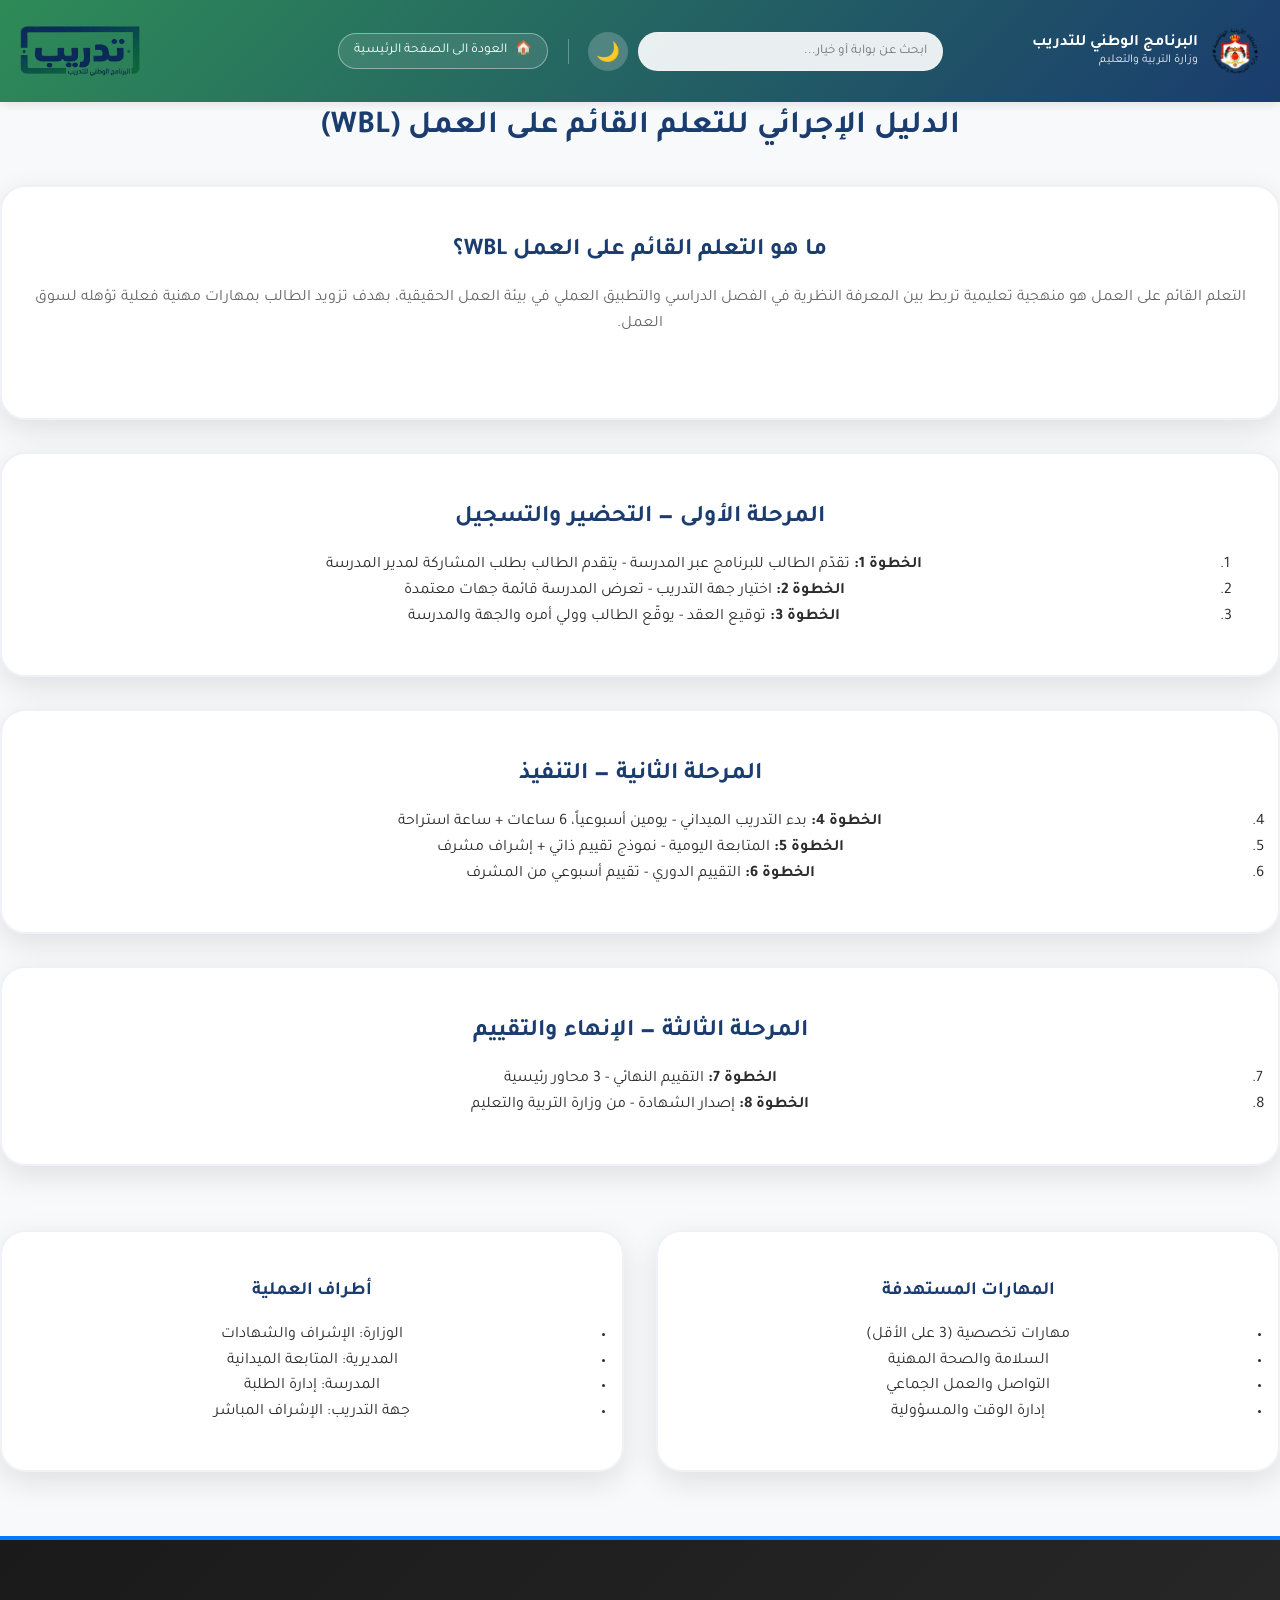
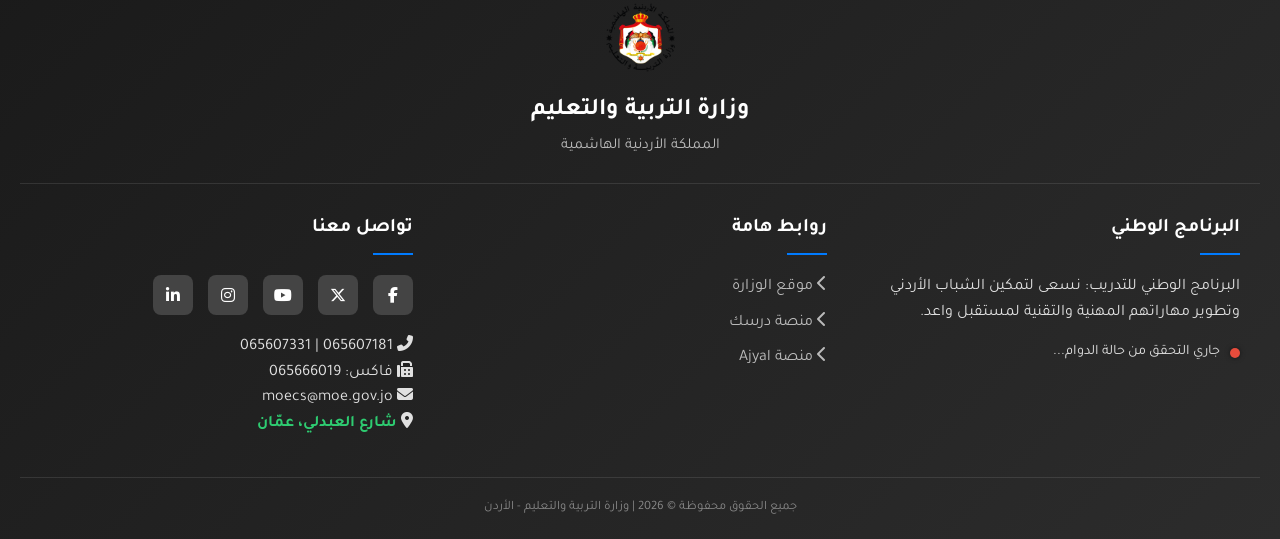
<file: wbl-guide.html>
<!DOCTYPE html>
<html lang="ar" dir="rtl">
<head>
  <meta charset="UTF-8">
  <meta name="viewport" content="width=device-width, initial-scale=1.0">
  <title>الدليل الإجرائي WBL - البرنامج الوطني للتدريب</title>
  <link rel="icon" type="image/png" sizes="32x32" href="website icon.png">
<link rel="icon" type="image/png" sizes="16x16" href="website icon.png">
<link rel="apple-touch-icon" href="website icon.png">
  <link rel="stylesheet" href="style.css">
</head>
<body>
  <header>
    <nav class="container" style="display: flex; justify-content: space-between; align-items: center; padding: 10px 20px;">
    
    <div class="logo-section" style="display: flex; align-items: center; gap: 12px; flex: 1; min-width: fit-content;">
      <img src="logo.png" alt="شعار وزارة التربية والتعليم" class="main-logo" style="height: 50px; width: auto;">
      <div class="logo-text-group" style="display: flex; flex-direction: column; line-height: 1.2;">
        <span style="font-size: 1rem; font-weight: 700; white-space: nowrap;">البرنامج الوطني للتدريب</span>
        <span style="font-size: 0.75rem; opacity: 0.9; white-space: nowrap;">وزارة التربية والتعليم</span>
      </div>
    </div>

    <div class="top-controls" style="flex: 2; display: flex; justify-content: center; align-items: center; gap: 10px; padding: 0 15px;">
      <div class="search-wrapper" style="width: 100%; max-width: 350px; position: relative;">
        <input type="text" id="mainSearch" placeholder="ابحث عن بوابة أو خيار..." autocomplete="off" 
               style="width: 100%; padding: 10px 15px; border-radius: 25px; border: 1px solid rgba(255,255,255,0.2); outline: none; background: rgba(255,255,255,0.9); color: #333;">
        <div id="searchSuggestions" class="suggestions-box"></div>
      </div>
      <button id="themeToggle" class="theme-btn" style="background: rgba(255,255,255,0.2); border: none; padding: 8px; border-radius: 50%; cursor: pointer; font-size: 1.2rem;">🌙</button>
      <div style="width: 1px; height: 25px; background: rgba(255, 255, 255, 0.3); margin: 0 10px;"></div>

<a href="index.html" class="home-btn-glow" style="
    color: white; 
    text-decoration: none; 
    font-size: 0.85rem; 
    background: rgba(255, 255, 255, 0.1); 
    padding: 6px 15px; 
    border-radius: 20px; 
    border: 1px solid rgba(255, 255, 255, 0.4); 
    transition: all 0.3s ease; 
    display: flex; 
    align-items: center; 
    gap: 8px; 
    white-space: nowrap;
    box-shadow: 0 0 0px rgba(255, 255, 255, 0);
" onmouseover="this.style.background='rgba(255,255,255,0.2)'; this.style.boxShadow='0 0 15px rgba(255,255,255,0.6)'; this.style.borderColor='white';" 
  onmouseout="this.style.background='rgba(255,255,255,0.1)'; this.style.boxShadow='0 0 0px rgba(255,255,255,0)'; this.style.borderColor='rgba(255,255,255,0.4)';">
  <span>🏠</span> العودة الى الصفحة الرئيسية
</a>
    </div>

    <div class="left-logo-section" style="flex: 1; display: flex; justify-content: flex-end; min-width: fit-content;">
      <img src="logo2.png" alt="شعار البرنامج" style="height: 50px; width: auto;">
    </div>

  </nav>
  </header>

 <main class="container" style="width: 100%; max-width: 900px; margin: auto; display: block;"></main>
    <h1 style="color:#1A3C6E; text-align:center; margin-bottom:2rem;">الدليل الإجرائي للتعلم القائم على العمل (WBL)</h1>

    <section class="card" style="margin-bottom:2rem;">
      <h2>ما هو التعلم القائم على العمل WBL؟</h2>
      <p>التعلم القائم على العمل هو منهجية تعليمية تربط بين المعرفة النظرية في الفصل الدراسي والتطبيق العملي في بيئة العمل الحقيقية، بهدف تزويد الطالب بمهارات مهنية فعلية تؤهله لسوق العمل.</p>
    </section>

    <section class="card" style="margin-bottom:2rem;">
      <h2>المرحلة الأولى — التحضير والتسجيل</h2>
      <ol style="padding-right:2rem;">
        <li><strong>الخطوة 1:</strong> تقدّم الطالب للبرنامج عبر المدرسة - يتقدم الطالب بطلب المشاركة لمدير المدرسة</li>
        <li><strong>الخطوة 2:</strong> اختيار جهة التدريب - تعرض المدرسة قائمة جهات معتمدة</li>
        <li><strong>الخطوة 3:</strong> توقيع العقد - يوقّع الطالب وولي أمره والجهة والمدرسة</li>
      </ol>
    </section>

    <section class="card" style="margin-bottom:2rem;">
      <h2>المرحلة الثانية — التنفيذ</h2>
      <ol start="4">
        <li><strong>الخطوة 4:</strong> بدء التدريب الميداني - يومين أسبوعياً، 6 ساعات + ساعة استراحة</li>
        <li><strong>الخطوة 5:</strong> المتابعة اليومية - نموذج تقييم ذاتي + إشراف مشرف</li>
        <li><strong>الخطوة 6:</strong> التقييم الدوري - تقييم أسبوعي من المشرف</li>
      </ol>
    </section>

    <section class="card" style="margin-bottom:2rem;">
      <h2>المرحلة الثالثة — الإنهاء والتقييم</h2>
      <ol start="7">
        <li><strong>الخطوة 7:</strong> التقييم النهائي - 3 محاور رئيسية</li>
        <li><strong>الخطوة 8:</strong> إصدار الشهادة - من وزارة التربية والتعليم</li>
      </ol>
    </section>

    <section class="cards-grid">
      <div class="card">
        <h3>المهارات المستهدفة</h3>
        <ul>
          <li>مهارات تخصصية (3 على الأقل)</li>
          <li>السلامة والصحة المهنية</li>
          <li>التواصل والعمل الجماعي</li>
          <li>إدارة الوقت والمسؤولية</li>
        </ul>
      </div>
      <div class="card">
        <h3>أطراف العملية</h3>
        <ul>
          <li>الوزارة: الإشراف والشهادات</li>
          <li>المديرية: المتابعة الميدانية</li>
          <li>المدرسة: إدارة الطلبة</li>
          <li>جهة التدريب: الإشراف المباشر</li>
        </ul>
      </div>
    </section>

    <div style="text-align:center; margin:4rem 0;">
    </div>
  </main>
</body>
</html>

<script src="script.js"></script>

<link rel="stylesheet" href="https://cdnjs.cloudflare.com/ajax/libs/font-awesome/6.4.2/css/all.min.css">

<footer class="main-footer">
    <div class="footer-top-logo" style="text-align: center; padding-bottom: 25px; border-bottom: 1px solid rgba(255,255,255,0.1); margin-bottom: 30px;">
        <img src="logo.png" alt="شعار الوزارة" style="height: 75px; margin-bottom: 5px;">
        <h2 style="color: white; margin: 0; font-size: 1.5rem;">وزارة التربية والتعليم</h2>
        <p style="color: #bbb; margin-top: 4px; font-size: 0.95rem;">المملكة الأردنية الهاشمية</p>
    </div>

    <div class="footer-container">
        <div class="footer-col about">
            <h3>البرنامج الوطني</h3>
            <p>البرنامج الوطني للتدريب: نسعى لتمكين الشباب الأردني وتطوير مهاراتهم المهنية والتقنية لمستقبل واعد.</p>
            <div class="footer-status">
                <span class="status-dot" id="status-dot"></span>
                <span id="office-status">جاري التحقق من حالة الدوام...</span>
            </div>
        </div>

        <div class="footer-col links">
            <h3>روابط هامة</h3>
            <ul class="quick-links">
                <li><a href="https://moe.gov.jo/ar" target="_blank"><i class="fas fa-chevron-left"></i> موقع الوزارة</a></li>
                <li><a href="https://darsak.gov.jo/" target="_blank"><i class="fas fa-chevron-left"></i> منصة درسك</a></li>
                <li><a href="https://ajyal.moe.gov.jo/emis/login.aspx" target="_blank"><i class="fas fa-chevron-left"></i> منصة Ajyal</a></li>
            </ul>
        </div>

        <div class="footer-col social">
            <h3>تواصل معنا</h3>
            <div class="social-links-container">
    <a href="https://www.facebook.com/edugovjo" target="_blank" class="social-btn facebook"><i class="fab fa-facebook-f"></i></a>
    <a href="https://x.com/edugovjo" target="_blank" class="social-btn twitter"><i class="fab fa-x-twitter"></i></a>
    <a href="https://www.youtube.com/channel/UCQGV9X6gOs4oBS59YB5OhHg" target="_blank" class="social-btn youtube"><i class="fab fa-youtube"></i></a>
    <a href="https://www.instagram.com/edugovjo/" target="_blank" class="social-btn instagram"><i class="fab fa-instagram"></i></a>
    <a href="https://jo.linkedin.com/company/edugovjo" target="_blank" class="social-btn linkedin"><i class="fab fa-linkedin-in"></i></a>
</div>
            <div class="contact-details">
                <p><i class="fas fa-phone-alt"></i> 065607181 | 065607331</p>
                <p><i class="fas fa-fax"></i> فاكس: 065666019</p>
                <p><i class="fas fa-envelope"></i> moecs@moe.gov.jo</p>
                <p>
    <i class="fas fa-map-marker-alt"></i> 
    <a href="https://maps.app.goo.gl/CuguANu5CD4JEB1B9" 
       target="_blank" 
       style="color: #2ecc71; text-decoration: none; font-weight: bold; transition: 0.3s;"
       onmouseover="this.style.color='#fff'; this.style.textDecoration='underline';" 
       onmouseout="this.style.color='#2ecc71'; this.style.textDecoration='none';">
       شارع العبدلي، عمّان
    </a>
</p>
            </div>
        </div>
    </div>

    <div class="footer-bottom" style="margin-top: 40px; border-top: 1px solid rgba(255,255,255,0.1); padding-top: 20px;">
        <p>جميع الحقوق محفوظة © 2026 | وزارة التربية والتعليم - الأردن</p>
    </div>
</footer>

<script>
    function updateWorkStatus() {
        const now = new Date();
        const day = now.getDay(); 
        const hour = now.getHours();
        const statusText = document.getElementById('office-status');
        const dot = document.getElementById('status-dot');
        
        if(day >= 0 && day <= 4 && hour >= 8 && hour < 15) {
            statusText.innerText = "الوزارة مفتوحة الآن (ساعات الدوام الرسمي)";
            dot.style.backgroundColor = "#2ecc71";
            dot.style.boxShadow = "0 0 10px #2ecc71";
        } else {
            statusText.innerText = "الوزارة مغلقة حالياً";
            dot.style.backgroundColor = "#e74c3c";
            dot.style.boxShadow = "0 0 10px #e74c3c";
        }
    }
</file>
<file: style.css>
/* National Training Program - RTL Arabic Styles */

@import url('https://fonts.googleapis.com/css2?family=Tajawal:wght@300;400;500;700&display=swap');

* {
  margin: 0;
  padding: 0;
  box-sizing: border-box;
}

body {
  font-family: 'Tajawal', sans-serif;
  direction: rtl;
  text-align: right;
  line-height: 1.6;
  color: #2C2C2C;
  background-color: #F8F9FA;
}

/* Container Settings 
   تنسيق الحاوية لتشمل كامل العرض
*/
.container {
  width: 100%;
  max-width: 100%; 
  margin: 0;
  padding: 0 40px;
}

/* Header/Nav Styles 
   تنسيقات رأس الصفحة والقائمة
*/
header {
  background: linear-gradient(135deg, #2E8B57 0%, #1A3C6E 100%);
  color: white;
  padding: 1rem 0;
  position: sticky;
  top: 0;
  z-index: 100;
  box-shadow: 0 2px 10px rgba(0,0,0,0.1);
}

nav {
  display: flex;
  justify-content: space-between; 
  align-items: center;
}

.logo {
  font-size: 1.5rem;
  font-weight: 700;
}

.ministry-logo {
  width: 60px;
  height: auto;
}

/* Hero Section 
   قسم الواجهة والترحيب
*/
.hero {
  background: linear-gradient(rgba(26,60,110,0.8), rgba(46,139,87,0.8)), url('[data-uri]');
  background-size: cover;
  color: white;
  text-align: center;
  padding: 100px 0;
}

.hero h1 {
  font-size: 3rem;
  margin-bottom: 1rem;
}

.hero video {
  max-width: 1200px;
  width: 90%;
  height: 400px;
  object-fit: cover;
  border-radius: 10px;
  margin-top: 2rem;
}

/* Grid System 
   نظام توزيع البطاقات
*/
.cards-grid {
  display: grid;
  grid-template-columns: repeat(auto-fit, minmax(300px, 1fr));
  gap: 2rem;
  margin: 4rem 0;
  width: 100%; 
}

/* Card Component 
   تم التعديل هنا لغلق الفراغ وإصلاح التداخل
*/
.card {
  background: white;
  padding: 2rem;
  border-radius: 15px;
  box-shadow: 0 10px 30px rgba(0,0,0,0.1);
  text-align: center;
  transition: transform 0.3s, box-shadow 0.3s;
  
  /* الحل البرمجي لإنهاء الخانة تحت الزر مباشرة */
  display: flex;
  flex-direction: column;
  height: auto;
  min-height: auto;
  justify-content: flex-start;
}

.card:hover {
  transform: translateY(-10px);
  box-shadow: 0 20px 40px rgba(0,0,0,0.15);
}

.card-icon {
  font-size: 3rem;
  margin-bottom: 1rem;
  color: #F4A623;
}

.card h2, .card h3 {
  margin-bottom: 1rem;
  color: #1A3C6E;
}

/* حماية النص من تداخل الأزرار */
.card p {
  color: #666;
  margin-bottom: 35px;
  flex-grow: 0;
}

/* Statistics Style */
.stats-card .number {
  font-size: 3rem;
  font-weight: 700;
  color: #1A3C6E;
  animation: countUp 2s ease-out;
}

/* Value Added Section 
   قسم القيمة المضافة
*/
.value-added-grid {
    display: flex;
    justify-content: space-between;
    gap: 15px;
    margin: 2rem 0 4rem;
    width: 100%;
}

.value-added-grid .card {
    flex: 1;
    min-width: 0;
    padding: 1.2rem 0.8rem;
    text-align: center;
    min-height: auto; 
}

.value-added-grid h3 {
    font-size: 0.9rem;
    line-height: 1.4;
    margin-top: 10px;
    color: #1A3C6E;
}

/* Logout Button */
.logout-btn {
  position: fixed;
  top: 20px;
  right: 20px;
  background: #F4A623;
  color: #2C2C2C;
  border: none;
  padding: 10px 20px;
  border-radius: 25px;
  cursor: pointer;
  z-index: 300;
}

/* Forms & Inputs 
   تنسيق حقول الإدخال
*/
.form-group {
  margin-bottom: 1.5rem;
}

label {
  display: block;
  margin-bottom: 0.5rem;
  font-weight: 500;
  color: #1A3C6E;
}

input, textarea, select {
  width: 100%;
  padding: 12px;
  border: 2px solid #e0e0e0;
  border-radius: 8px;
  font-family: 'Tajawal', sans-serif;
  transition: border-color 0.3s;
}

/* Buttons 
   تنسيق الأزرار
*/
.btn {
  background: linear-gradient(135deg, #1A3C6E, #2E8B57);
  color: white;
  border: none;
  padding: 12px 30px;
  border-radius: 25px;
  font-family: 'Tajawal', sans-serif;
  cursor: pointer;
  transition: transform 0.3s;
  width: 100%;
  margin-top: 1rem;
}

.btn-secondary {
  background: #F4A623;
  color: #2C2C2C;
  width: fit-content;
  align-self: center;
  margin-top: auto;
}

/* Table Settings 
   تنسيقات الجداول
*/
.table-container {
  overflow-x: auto;
  margin: 2rem 0;
}

.table {
  width: 100%;
  border-collapse: collapse;
  background: white;
  border-radius: 10px;
  box-shadow: 0 10px 30px rgba(0,0,0,0.1);
}

.table th, .table td {
  padding: 15px;
  text-align: right;
  border-bottom: 1px solid #eee;
}

.table th {
  background: #1A3C6E;
  color: white;
}

/* Charts Section 
   تنسيق الرسوم البيانية
*/
.charts-grid {
  display: grid;
  grid-template-columns: repeat(auto-fit, minmax(400px, 1fr));
  gap: 2rem;
  margin: 2rem 0;
}

.chart-card {
  background: white;
  padding: 1.5rem;
  border-radius: 15px;
  box-shadow: 0 10px 30px rgba(0,0,0,0.1);
}

/* Animations 
   الحركات والمؤثرات
*/
.loading {
  display: inline-block;
  width: 20px;
  height: 20px;
  border: 3px solid #f3f3f3;
  border-top: 3px solid #1A3C6E;
  border-radius: 50%;
  animation: spin 1s linear infinite;
}

@keyframes spin {
  0% { transform: rotate(0deg); }
  100% { transform: rotate(360deg); }
}

@keyframes countUp {
  from { opacity: 0; transform: translateY(20px); }
  to { opacity: 1; transform: translateY(0); }
}

/* Toast Messages 
   تنسيق إشعارات النظام
*/
.toast-container {
  position: fixed;
  bottom: 20px;
  left: 20px;
  z-index: 1000;
}

.toast {
  background: white;
  padding: 1rem 2rem;
  border-radius: 10px;
  box-shadow: 0 10px 30px rgba(0,0,0,0.2);
  margin-top: 10px;
  display: flex;
  align-items: center;
  animation: slideIn 0.3s ease-out;
}

@keyframes slideIn {
  from { transform: translateX(-100%); opacity: 0; }
  to { transform: translateX(0); opacity: 1; }
}

/* Footer & QR Section */
.qr-section {
  text-align: center;
  padding: 2rem;
  background: #1A3C6E;
  color: white;
  margin-top: 4rem;
  width: 100%;
}

#qrcode {
  margin: 1rem auto;
  padding: 10px;
  background: white;
  width: fit-content;
}

.spacer-sm { height: 10px; }
.spacer-md { height: 20px; }
.spacer-lg { height: 30px; }

.p-10 { padding: 10px; }
.p-20 { padding: 20px; }
.m-10 { margin: 10px; }
.m-20 { margin: 20px; }

.border-radius-5 { border-radius: 5px; }
.border-radius-10 { border-radius: 10px; }


main > section:nth-of-type(3) .cards-grid {
    display: flex !important;
    flex-direction: row !important;
    flex-wrap: nowrap !important; /* يمنع الترتيب العمودي نهائياً */
    justify-content: space-between !important;
    gap: 15px !important;
    grid-template-columns: none !important;
}

main > section:nth-of-type(3) .cards-grid .card {
    flex: 1 !important;
    min-width: 0 !important;
    padding: 1.5rem 0.5rem !important;
}

/* استهداف قسم البوابات (القسم الخامس) لضمان ظهوره في صفين (3 في كل صف) */
main > section:nth-of-type(5) .cards-grid {
    display: flex !important;
    flex-wrap: wrap !important;
    justify-content: space-between !important;
    grid-template-columns: none !important;
}

main > section:nth-of-type(5) .cards-grid .card {
    flex: 0 0 calc(33.333% - 1.4rem) !important;
    min-width: 0 !important;
}

/* الحفاظ على التجاوب في الشاشات الصغيرة */
@media (max-width: 992px) {
    main > section:nth-of-type(3) .cards-grid { flex-wrap: wrap !important; }
    main > section:nth-of-type(3) .cards-grid .card { flex: 0 0 calc(33.333% - 1rem) !important; }
    main > section:nth-of-type(5) .cards-grid .card { flex: 0 0 calc(50% - 1rem) !important; }
}

@media (max-width: 600px) {
    main > section:nth-of-type(3) .cards-grid .card,
    main > section:nth-of-type(5) .cards-grid .card {
        flex: 0 0 100% !important;
    }
}

/* إضافة قسم الخطة التدريبية المخططة ليكون أفقي ثابت 100% */
.training-plan-section {
    width: 100% !important;
    padding: 40px 0 !important;
    overflow: visible !important; /* نجعله مرئياً ونلغي السكرول هنا */
}

.plan-grid {
    display: flex !important;
    flex-direction: row !important;
    flex-wrap: nowrap !important;
    justify-content: flex-start !important;
    gap: 15px !important;
    width: 100% !important;
    overflow-x: auto !important; /* السكرول يعمل هنا فقط */
    padding: 10px 5px 20px !important;
    -webkit-overflow-scrolling: touch;
}

.plan-card {
    background: white !important;
    flex: 1 !important; /* هذا يجعله يتوزع على كامل العرض في الكمبيوتر */
    min-width: 0; /* يسمح له بالتقلص بشكل صحيح */
    min-height: 180px !important;
    padding: 20px 10px !important;
    border-radius: 12px !important;
    box-shadow: 0 4px 15px rgba(0,0,0,0.05) !important;
    border: 1px solid #eef0f2 !important;
    display: flex !important;
    flex-direction: column !important;
    align-items: center !important;
    justify-content: center !important;
    text-align: center !important;
    transition: transform 0.3s ease !important;
}

.plan-card:hover {
    transform: translateY(-5px) !important;
}

.plan-value {
    font-size: 2.2rem !important;
    font-weight: 700 !important;
    color: #1A3C6E !important;
    margin-bottom: 5px !important;
}

.plan-label {
    font-size: 0.95rem !important;
    color: #555 !important;
    font-weight: 500 !important;
}

/* تخصيص مظهر شريط التمرير للسكرول */
.training-plan-section::-webkit-scrollbar {
    height: 6px;
}
.training-plan-section::-webkit-scrollbar-thumb {
    background: #1A3C6E;
    border-radius: 10px;
}
/* تعديل قسم القيمة المضافة للهاتف فقط */
@media (max-width: 600px) {
    /* سكرول الخطة التدريبية */
    .plan-grid {
        display: flex !important;
        flex-direction: row !important;
        flex-wrap: nowrap !important;
        overflow-x: auto !important;
        gap: 15px !important;
        padding-bottom: 20px !important;
    }

    /* هنا نعيد الحجم الثابت للخانات في الهاتف فقط */
    .plan-card {
        flex: 0 0 180px !important;
        min-width: 180px !important;
    }
    
    /* جعل القيمة المضافة تحت بعضها */
    .value-added-grid {
        flex-direction: column !important;
    }
    .value-added-grid .card {
        width: 100% !important;
    }
}
/* تنسيق أساسي للشريط */
.sidebar {
    position: fixed !important;
    right: 0;
    transition: transform 0.3s ease-in-out !important;
    z-index: 9999; /* لضمان ظهوره فوق كل شيء */
}

/* حالة الإغلاق */
.sidebar.collapsed {
    transform: translateX(100%) !important;
}

/* تنسيق الزر */
.toggle-sidebar-btn {
    position: fixed !important; /* ثابت بالنسبة للشاشة وليس الشريط */
    top: 50% !important;
    right: 250px !important; /* يبعد عن الحافة اليمنى بنفس عرض الشريط */
    width: 45px !important;
    height: 45px !important;
    background: #F4A623 !important; /* لون برتقالي فاقع */
    color: white !important;
    border: 2px solid #ffffff !important;
    border-radius: 50% !important; /* شكل دائري ليظهر كزر عائم */
    cursor: pointer !important;
    z-index: 1000000 !important; /* أعلى طبقة ممكنة */
    display: flex !important;
    align-items: center !important;
    justify-content: center !important;
    font-size: 20px !important;
    transition: all 0.3s ease !important;
    box-shadow: 0 0 10px rgba(0,0,0,0.3) !important;
}

/* عندما يختفي الشريط، يتحرك السهم للحافة */
.sidebar.collapsed + .toggle-sidebar-btn, 
.sidebar.collapsed ~ .toggle-sidebar-btn {
    right: 0px !important;
}

.sidebar.collapsed {
    transform: translateX(100%) !important;
}
/* إظهار الشريط الجانبي رغماً عن المتصفح */
/* --- التنسيق النهائي للشريط والسهم الحر --- */

.sidebar {
    position: fixed;
    right: 0;
    top: 0;
    width: 250px;
    height: 100vh;
    background: #1A3C6E; /* تأكد من وجود لون للخلفية */
    padding-left: 40px !important; /* الفاصل الداخلي الكبير */
    /* الحركة السموذ */
    transition: transform 0.3s cubic-bezier(0.4, 0, 0.2, 1) !important;
    z-index: 1000;
    overflow: visible !important;
    transform: translateX(0); /* لضمان ظهوره عند البداية */
}

/* حالة الإغلاق: يختفي لليمين */
.sidebar.closed {
    transform: translateX(250px) !important;
}

/* السهم الأسود الحر */
.toggle-sidebar-btn {
    position: absolute;
    left: -40px; /* مسافة واضحة عن حافة الشريط */
    top: 50%;
    transform: translateY(-50%);
    background: transparent !important;
    color: #000000 !important;
    border: none !important;
    font-size: 35px; /* سهم كبير وواضح */
    font-weight: bold;
    cursor: pointer;
    z-index: 10005;
    transition: all 0.3s ease;
}

.toggle-sidebar-btn:hover {
    color: #2E8B57 !important;
    transform: translateY(-50%) scale(1.2);
}
/* تنسيق صندوق اقتراحات البحث */
.suggestions-box {
    position: absolute;
    top: 105%; /* يظهر تحت حقل الإدخال مباشرة */
    left: 0;
    right: 0;
    background: white;
    border-radius: 12px;
    box-shadow: 0 10px 25px rgba(0,0,0,0.1);
    max-height: 300px;
    overflow-y: auto;
    z-index: 2000; /* أعلى من الـ sticky header */
    display: none; /* يظهر فقط عند البحث عبر JS */
}

.suggestion-item {
    padding: 12px 15px;
    color: #333;
    cursor: pointer;
    border-bottom: 1px solid #eee;
    transition: background 0.2s;
    text-align: right;
}

.suggestion-item:hover {
    background-color: #f0f7f4;
    color: #2E8B57;
}

/* تنسيقات للهواتف لضمان عدم تحطم الهيدر */
@media (max-width: 768px) {
    header .container {
        flex-wrap: wrap; /* يسمح بنزول البحث للسطر الثاني إذا ضاقت الشاشة */
        justify-content: center;
        gap: 10px;
    }
    .logo-section, .left-logo-section {
        flex: 0 1 auto;
    }
    .top-controls {
        order: 3; /* يجعل البحث يظهر في سطر مستقل تحت الشعارات في الموبايل */
        flex: 1 0 100%;
        max-width: 100%;
    }
}
/* ألوان الوضع الليلي - إجباري ليعمل الزر */
body.dark-mode {
    background-color: #1a1a1a !important;
    color: #ffffff !important;
}

body.dark-mode header, 
body.dark-mode .sidebar {
    background: #111111 !important;
}

body.dark-mode .card {
    background-color: #2d2d2d !important;
    color: white !important;
    border-color: #444 !important;
}

body.dark-mode input#mainSearch {
    background-color: #333 !important;
    color: white !important;
    border: 1px solid #555;
}

body.dark-mode .suggestions-box {
    background-color: #2d2d2d !important;
    color: white !important;
}

body.dark-mode .suggestion-item {
    color: white !important;
    border-bottom: 1px solid #444;
}

body.dark-mode .suggestion-item:hover {
    background-color: #444 !important;
}

/* --- 1. إصلاح شامل لمنع قص الإشعاع (Glow) واللاغ --- */
html, body {
    overflow-x: hidden !important;
    width: 100%;
    position: relative;
}

/* --- 2. توهج الكروت (Cards) --- */
.card {
    position: relative;
    background: #ffffff;
    border: 2px solid #eef2f7;
    border-radius: 25px;
    padding: 45px 30px;
    cursor: pointer;
    z-index: 1;
    /* السماح للإشعاع بالخروج من الإطار للأمام */
    overflow: visible !important; 
    transition: all 0.4s cubic-bezier(0.175, 0.885, 0.32, 1.275);
    will-change: transform, box-shadow;
}

.card:hover {
    transform: translateY(-12px) scale(1.03);
    border-color: #2E8B57 !important;
    /* إشعاع نيون أخضر قوي جداً يظهر أمام المستخدم */
    box-shadow: 0 0 15px rgba(46, 139, 87, 0.9), 
                0 0 30px rgba(46, 139, 87, 0.6), 
                0 0 50px rgba(46, 139, 87, 0.3) !important;
}

/* إمالة وتكبير الأيقونة بالداخل */
.card:hover .card-icon {
    transform: scale(1.3) rotate(20deg);
    filter: drop-shadow(0 0 10px rgba(46, 139, 87, 0.8));
    transition: 0.4s;
}

/* الخط السفلي الذي يمتد من المركز */
.card::after {
    content: '';
    position: absolute;
    bottom: 0; left: 50%;
    width: 0; height: 5px;
    background: #2E8B57;
    transition: 0.4s ease;
    border-radius: 10px;
    transform: translateX(-50%);
}
.card:hover::after { width: 85%; }

/* --- 3. توهج شريط البحث (Search Bar) --- */
#mainSearch {
    transition: all 0.3s ease;
    border: 2px solid #ddd;
}

#mainSearch:focus {
    outline: none;
    border-color: #2E8B57 !important;
    /* إشعاع أخضر عند الكتابة */
    box-shadow: 0 0 20px rgba(46, 139, 87, 0.6) !important;
    transform: scale(1.02);
}

/* --- 4. توهج زر الوضع الليلي والشعارات --- */
#themeToggle, .main-logo, .left-logo-section img {
    transition: all 0.3s ease;
    cursor: pointer;
}

#themeToggle:hover, .main-logo:hover, .left-logo-section img:hover {
    /* توهج أبيض/ذهبي للشعارات */
    filter: drop-shadow(0 0 15px rgba(46, 139, 87, 0.8)) !important;
    transform: scale(1.1);
}

/* --- 5. دعم الوضع الليلي (إشعاع أزرق نيون ساطع) --- */
body.dark-mode .card:hover {
    border-color: #00d4ff !important;
    box-shadow: 0 0 20px rgba(0, 212, 255, 0.9), 
                0 0 40px rgba(0, 212, 255, 0.6) !important;
}

body.dark-mode #mainSearch:focus {
    border-color: #00d4ff !important;
    box-shadow: 0 0 20px rgba(0, 212, 255, 0.7) !important;
}

body.dark-mode .card::after { 
    background: #00d4ff; 
    box-shadow: 0 0 10px #00d4ff;
}

/* تنسيق الشريط الجانبي مع حركة انسيابية */
.sidebar {
    position: fixed;
    right: 0;
    top: 0;
    width: 250px;
    height: 100%;
    z-index: 1000;
    /* توقيت الحركة: 0.3 ثانية مع منحنى انسيابي */
    transition: transform 0.3s cubic-bezier(0.4, 0, 0.2, 1) !important;
}

/* عند الإغلاق ينزلق لليمين */
.sidebar.closed {
    transform: translateX(250px) !important;
}

/* السهم أيضاً يجب أن يكون له نفس التوقيت */
.toggle-sidebar-btn {
    position: fixed;
    top: 50%;
    transform: translateY(-50%);
    transition: right 0.3s cubic-bezier(0.4, 0, 0.2, 1), background 0.3s ease !important;
}

/* --- ضبط التداخل بين الهيدر والسايدبار في صفحات البوابات --- */

/* ============================================================
   النظام الشامل (الشريط العائم القصير مع حجز مساحة المحتوى)
   ============================================================ */

/* 1. إعدادات الصفحة العامة */
body.portal-page {
    padding-top: 85px !important; /* مساحة الهيدر العلوي */
    background-color: #f4f7f6;
    min-height: 100vh;
}

/* 2. الهيدر العلوي (ألوانك الأصلية) */
body.portal-page header {
    position: fixed !important;
    top: 0;
    right: 0;
    width: 100%;
    height: 85px !important; 
    z-index: 3000 !important;
    background: linear-gradient(135deg, #2E8B57 0%, #1A3C6E 100%);
    display: flex;
    align-items: center;
    box-shadow: 0 2px 10px rgba(0,0,0,0.1);
}

/* 3. الشريط الجانبي (قصير، عائم، وبنفس ألوان الهيدر) */
body.portal-page .sidebar {
    position: fixed !important;
    top: 100px !important; /* مسافة بسيطة تحت الهيدر */
    right: 15px; /* إزاحة عن الحافة ليعطي شكل العوم */
    width: 250px !important;
    height: auto !important; /* طوله يتحدد حسب عدد الأزرار فقط */
    max-height: calc(100vh - 130px);
    z-index: 2500 !important;
    
    /* ألوان مطابقة تماماً للهيدر */
    background: linear-gradient(180deg, #2E8B57 0%, #1A3C6E 100%);
    
    /* حواف ناعمة جداً */
    border-radius: 20px !important;
    padding: 20px 10px !important;
    box-shadow: 0 8px 25px rgba(0,0,0,0.15);
    border: 1px solid rgba(255, 255, 255, 0.1);
    
    display: flex;
    flex-direction: column;
    transition: all 0.4s ease !important;
}

/* 4. دفع محتوى الصفحة (لضمان عدم التداخل) */
/* ابحث عن هذا التنسيق في أسفل ملف CSS */
body.portal-page .portal-content {
    margin-right: 280px; /* احذف !important من هنا */
    padding: 30px !important; /* اتركها للـ padding لا بأس */
    transition: margin-right 0.3s ease; /* تأكد من وجود الانتقال لحركة ناعمة */
}

/* 5. تنسيق الأزرار (Links) داخل السايدبار */
body.portal-page .sidebar ul {
    list-style: none !important;
    padding: 0 !important;
    margin: 0 !important;
}

body.portal-page .sidebar ul li a {
    color: rgba(255, 255, 255, 0.9) !important;
    text-decoration: none !important;
    display: block !important;
    padding: 12px 15px !important;
    margin-bottom: 8px;
    border-radius: 15px !important;
    font-size: 0.95rem;
    font-weight: 500;
    transition: 0.3s;
}

/* تأثير الحوم (Hover) */
body.portal-page .sidebar ul li a:hover {
    background: rgba(255, 255, 255, 0.15) !important;
    transform: translateX(-5px); /* حركة لليسار */
    color: #ffffff !important;
}

/* الزر النشط */
body.portal-page .sidebar ul li a.active {
    background: #ffffff !important;
    color: #1A3C6E !important;
    font-weight: 700;
    box-shadow: 0 4px 12px rgba(0,0,0,0.1);
}

/* 6. زر الخروج */
.logout-btn {
    background: rgba(255, 255, 255, 0.1) !important;
    border: 1px solid rgba(255, 255, 255, 0.2) !important;
    color: #ffffff !important;
    padding: 10px !important;
    margin-top: 10px !important;
    border-radius: 12px !important;
    cursor: pointer;
    transition: 0.3s;
}

.logout-btn:hover {
    background: #ff4d4d !important;
    border-color: #ff4d4d !important;
}

/* 7. الوضع الليلي (Dark Mode) */
body.dark-mode.portal-page .sidebar {
    background: linear-gradient(180deg, #1e293b 0%, #0f172a 100%);
}
body.dark-mode.portal-page {
    background-color: #0f172a;
}

/* للهواتف: إذا اختفى السايدبار، المحتوى يأخذ كامل العرض */
@media (max-width: 768px) {
    .portal-content {
        margin-right: 0;
        padding-top: 100px; /* مساحة أكبر للهواتف لأن الهيدر قد يتوسع */
    }
}
/* --- إصلاح الوضع الليلي للعناصر المعبأة والبطاقات --- */

/* 1. تغيير خلفية البطاقات (Cards) */
body.dark-mode .card {
    background-color: #1e293b !important; /* لون أزرق غامق جداً */
    color: #ffffff !important; /* نص أبيض */
    border: 1px solid #334155;
}

/* 2. تغيير خلفية صناديق الإدخال (Inputs) لكي يظهر الكلام */
body.dark-mode input, 
body.dark-mode textarea, 
body.dark-mode select {
    background-color: #2d3748 !important; /* خلفية داكنة للصندوق */
    color: #ffffff !important; /* نص أبيض داخل الصندوق */
    border: 1px solid #4a5568 !important;
}

/* 3. إصلاح "النص المؤقت" (Placeholder) ليكون واضحاً */
body.dark-mode input::placeholder {
    color: #cbd5e0 !important;
    opacity: 0.7;
}

/* 4. التأكد من أن جميع النصوص داخل portal-content تصبح بيضاء */
body.dark-mode .portal-content,
body.dark-mode .portal-content p,
body.dark-mode .portal-content h1,
body.dark-mode .portal-content h2,
body.dark-mode .portal-content span {
    color: #ffffff !important;
}

/* 5. إصلاح لون الجداول في الوضع الليلي */
body.dark-mode .table {
    background-color: #1a202c !important;
    color: #ffffff !important;
}

body.dark-mode .table th {
    background-color: #2d3748 !important;
    color: #ffffff !important;
}

body.dark-mode .table td {
    border-bottom: 1px solid #4a5568 !important;
    color: #ffffff !important;
}
/* --- إصلاحات الوضع الليلي لصفحة index.html --- */

/* تأمين خلفية داكنة لجدول أو حاوية الخطة التدريبية */
body.dark-mode .training-plan-section, 
body.dark-mode .plan-container,
body.dark-mode .plan-card {
    background-color: #1a202c !important; /* لون داكن */
    color: #ffffff !important;
    border-color: #2d3748 !important;
}

/* إصلاح اختفاء الكلام عند "الفئة المستهدفة" */
body.dark-mode .target-audience, 
body.dark-mode .target-group-item,
body.dark-mode .plan-details td {
    color: #e2e8f0 !important; /* لون رمادي فاتح جداً يقترب من الأبيض */
    background-color: rgba(255, 255, 255, 0.05) !important; /* خلفية خفيفة جداً للتمييز */
}

/* إذا كانت الخطة التدريبية عبارة عن جدول (Table) */
body.dark-mode .training-table {
    background-color: #1e293b !important;
    color: white !important;
}

body.dark-mode .training-table th {
    background-color: #2d3748 !important;
    color: #48bb78 !important; /* لون أخضر للنصوص المهمة في الوضع الليلي */
}

body.dark-mode .training-table td {
    border-bottom: 1px solid #334155 !important;
}

/* تأكيد ظهور نصوص الفئات المستهدفة بشكل بارز */
body.dark-mode strong, 
body.dark-mode b {
    color: #63b3ed !important; /* لون أزرق فاتح للكلمات المفتاحية في الوضع الليلي */
}

@media (max-width: 768px) {
    .portal-content {
        margin-right: 0 !important; /* الـ !important تمنع الجافاسكريبت من تغيير القيمة */
        width: 100% !important;
    }
    
    /* لجعل الهيدر يظهر بالكامل */
    header nav {
        height: auto !important;
        min-height: 80px;
    }
}

/* تنسيق الـ Footer المطور */
.main-footer {
    background: linear-gradient(135deg, #1a1a1a 0%, #2c2c2c 100%);
    color: #e0e0e0;
    padding: 60px 20px 20px;
    margin-top: 50px;
    border-top: 4px solid #007bff; /* خط علوي بلون الوزارة */
}

.footer-container {
    max-width: 1200px;
    margin: 0 auto;
    display: grid;
    grid-template-columns: repeat(auto-fit, minmax(250px, 1fr));
    gap: 40px;
    text-align: right;
}

.footer-col h3 {
    color: #fff;
    margin-bottom: 20px;
    font-size: 1.2rem;
    position: relative;
    padding-bottom: 10px;
}

.footer-col h3::after {
    content: '';
    position: absolute;
    right: 0;
    bottom: 0;
    width: 40px;
    height: 2px;
    background: #007bff;
}

/* حالة الدوام */
.footer-status {
    margin-top: 15px;
    font-size: 0.9rem;
    display: flex;
    align-items: center;
    gap: 10px;
}
.status-dot {
    width: 10px;
    height: 10px;
    background: #e74c3c;
    border-radius: 50%;
    box-shadow: 0 0 5px rgba(0,0,0,0.5);
}

/* الروابط السريعة */
.quick-links {
    list-style: none;
    padding: 0;
}
.quick-links li {
    margin-bottom: 10px;
}
.quick-links a {
    color: #bbb;
    text-decoration: none;
    transition: 0.3s;
}
.quick-links a:hover {
    color: #fff;
    padding-right: 10px;
}

/* أزرار التواصل مع الإشعاع */
.social-links-container {
    display: flex;
    gap: 15px;
    margin-bottom: 20px;
}
.social-btn {
    width: 40px;
    height: 40px;
    background: #444;
    border-radius: 8px;
    display: flex;
    justify-content: center;
    align-items: center;
    color: white !important;
    text-decoration: none;
    transition: all 0.3s cubic-bezier(0.175, 0.885, 0.32, 1.275);
}

.social-btn:hover {
    transform: scale(1.1) rotate(5deg);
}

.facebook:hover { background: #1877F2; box-shadow: 0 0 15px #1877F2; }
.twitter:hover  { background: #000;     box-shadow: 0 0 15px rgba(255,255,255,0.4); }
.youtube:hover  { background: #FF0000; box-shadow: 0 0 15px #FF0000; }
.linkedin:hover { background: #0077b5; box-shadow: 0 0 15px #0077b5; }
.instagram:hover { 
    background: linear-gradient(45deg, #f09433, #e6683c, #dc2743, #cc2366, #bc1888); 
    box-shadow: 0 0 15px #dc2743; 
}

.footer-bottom {
    text-align: center;
    margin-top: 50px;
    padding-top: 20px;
    border-top: 1px solid #444;
    font-size: 0.8rem;
    color: #888;
}

/* استجابة للهواتف */
@media (max-width: 768px) {
    .footer-container { text-align: center; }
    .footer-col h3::after { right: 50%; transform: translateX(50%); }
    .social-links-container { justify-content: center; }
}
</file>
